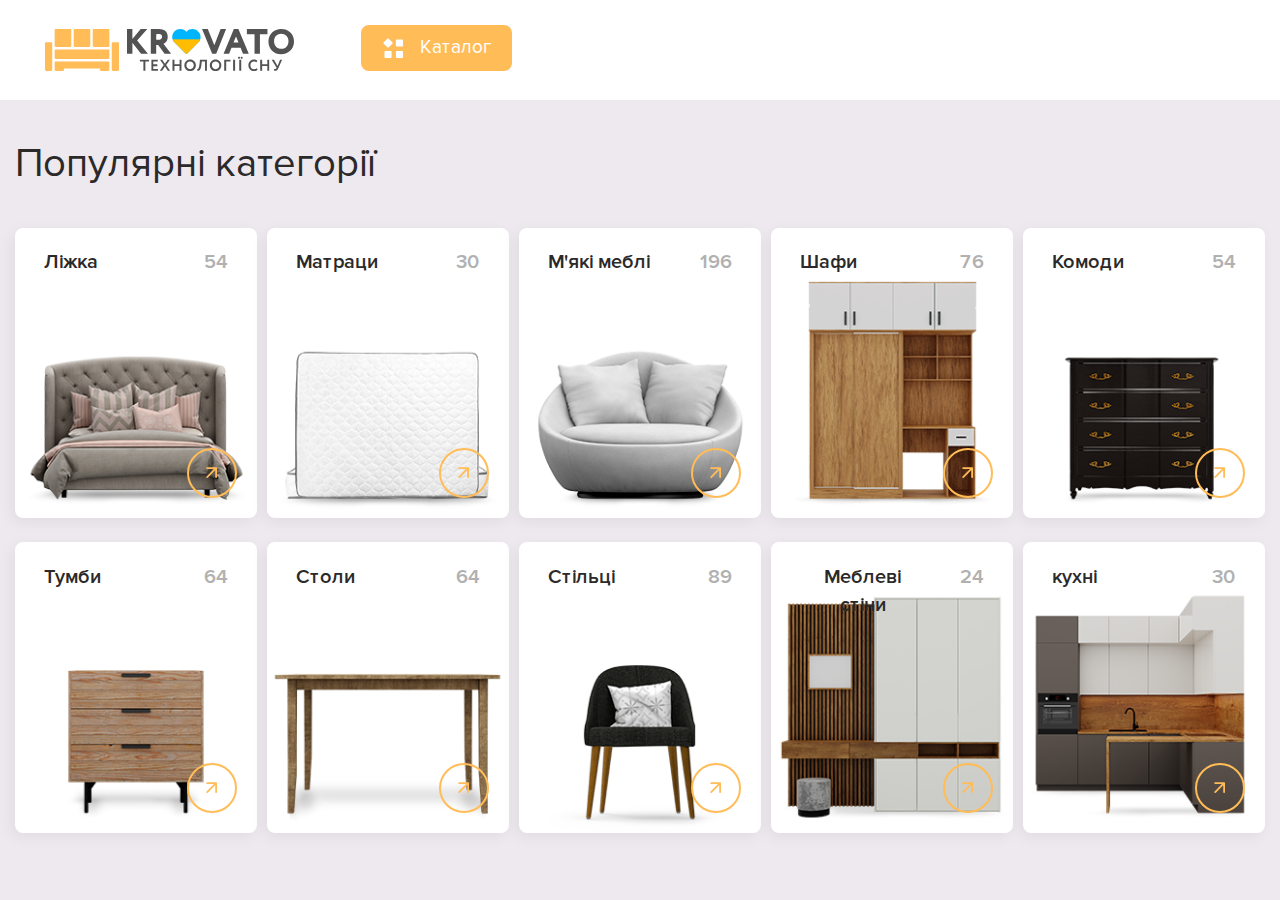
<file: lesson_10/index.html>
<!DOCTYPE html>
<html lang="uk">
<head>
    <meta charset="UTF-8">
    <meta name="viewport" content="width=device-width, initial-scale=1.0">
    <link rel="stylesheet" href="css/style.css">
    <title>Lesson 10</title>
</head>
<body>
    <div class="wrapper">
   <header class="header ">
    <div class="header-container">
        <div class="header-container__content">
            <a class="header-container__logo" href="">
                <img src="img/header/logo-header.svg" alt="Логотип магазину Кровато">
            </a>
            <div class="header-container__catalog catalog" id="catalog">
                <a class="catalog__button" href="#catalog">
                    <img src="img/header/menu-catalog.svg" alt="Кнопка каталогу товарів">
                    <span>Каталог</span>
                </a>
                <div class="catalog__menu">
                    <ul class="catalog__list">
                        <!--Ліжка-->
                        <li class="catalog__item">
                            <a class="catalog__icon" href="#">
                                <img src="img/menu/1.svg" alt="Іконка">
                                <span>Ліжка</span>
                            </a>
                                <ul class="catalog__sub-menu sub-menu">
                                    <li class="sub-menu__item">
                                        <a class="sub-menu__link" href="">Ліжка від Krovato</a>
                                    </li>
                                    <li class="sub-menu__item">
                                        <a class="sub-menu__link" href="">Ліжка з підйомним механізмом</a>
                                    </li>
                                    <li class="sub-menu__item">
                                        <a class="sub-menu__link" href="">Ліжка Акції</a>
                                    </li>
                                    <li class="sub-menu__item">
                                        <a class="sub-menu__link" href="">Ліжка з м'яким узголів'ям</a>
                                    </li>
                                    <li class="sub-menu__item">
                                        <a class="sub-menu__link" href="">Дерев'яні ліжка</a>
                                    </li>
                                    <li class="sub-menu__item">
                                        <a class="sub-menu__link" href="">Дитячі ліжка</a>
                                    </li>
                                    <li class="sub-menu__item">
                                        <a class="sub-menu__link" href="">Двоспальні ліжка</a>
                                    </li>
                                    <li class="sub-menu__item">
                                        <a class="sub-menu__link" href="">Односпальні ліжка</a>
                                    </li>
                                    <li class="sub-menu__item">
                                        <a class="sub-menu__link" href="">Металеві ліжка</a>
                                    </li>
                                    <li class="sub-menu__item">
                                        <a class="sub-menu__link" href="">Ліжка з вбудованим матрацом</a>
                                    </li>
                                    <li class="sub-menu__item">
                                        <a class="sub-menu__link" href="">Дивани - ліжка</a>
                                    </li>
                                </ul>
                            </li>
                            <!--Матраци-->
                            <li class="catalog__item">
                                <a class="catalog__icon" href="#">
                                    <img src="img/menu/2.svg" alt="Іконка">
                                    <span>Матраци</span>
                                </a>
                                <ul class="catalog__sub-menu sub-menu">
                                    <li class="sub-menu__item">
                                        <a class="sub-menu__link" href="">Односпальні матраци</a>
                                    </li>
                                    <li class="sub-menu__item">
                                        <a class="sub-menu__link" href="">Двоспальні матраци</a>
                                    </li>
                                    <li class="sub-menu__item">
                                        <a class="sub-menu__link" href="">Пружинний блок Bonnel</a>
                                    </li>
                                    <li class="sub-menu__item">
                                        <a class="sub-menu__link" href="">Пружинний блок Pocket Spring</a>
                                    </li>
                                    <li class="sub-menu__item">
                                        <a class="sub-menu__link" href="">Безпружинні матраци</a>
                                    </li>
                                    <li class="sub-menu__item">
                                        <a class="sub-menu__link" href="">Матраци з ефекторм літо - зима</a>
                                    </li>
                                    <li class="sub-menu__item">
                                        <a class="sub-menu__link" href="">Футони</a>
                                    </li>
                                    <li class="sub-menu__item">
                                        <a class="sub-menu__link" href="">Дитячі матраци</a>
                                    </li>
                                    <li class="sub-menu__item">
                                        <a class="sub-menu__link" href="">Матраци Економ</a>
                                    </li>
                                </ul>
                            </li>
                             <!--М’які меблі-->
                             <li class="catalog__item">
                                <a class="catalog__icon" href="#">
                                    <img src="img/menu/3.svg" alt="Іконка">
                                    <span>М’які меблі</span>
                                </a>
                                <ul class="catalog__sub-menu sub-menu">
                                    <li class="sub-menu__item">
                                        <a class="sub-menu__link" href="">Дивани</a>
                                    </li>
                                    <li class="sub-menu__item">
                                        <a class="sub-menu__link" href="">Тахти</a>
                                    </li>
                                    <li class="sub-menu__item">
                                        <a class="sub-menu__link" href="">Крісла</a>
                                    </li>
                                </ul>
                            </li>
                            <!--Шафи-->
                            <li class="catalog__item">
                                <a class="catalog__icon" href="#">
                                    <img src="img/menu/4.svg" alt="Іконка">
                                    <span>Шафи</span>
                                </a>
                                    <ul class="catalog__sub-menu sub-menu">
                                        <li class="sub-menu__item">
                                            <a class="sub-menu__link" href="">Шафи - купе</a>
                                        </li>
                                        <li class="sub-menu__item">
                                            <a class="sub-menu__link" href="">Акційні шафи</a>
                                        </li>
                                        <li class="sub-menu__item">
                                            <a class="sub-menu__link" href="">Класична шафа</a>
                                        </li>
                                        <li class="sub-menu__item">
                                            <a class="sub-menu__link" href="">Комоди</a>
                                        </li>
                                        <li class="sub-menu__item">
                                            <a class="sub-menu__link" href="">Шафа розпашна</a>
                                        </li>
                                    </ul>
                                </li>
                                <!--Комоди-->
                            <li class="catalog__item">
                                <a class="catalog__icon" href="#">
                                    <img src="img/menu/5.svg" alt="Іконка">
                                    <span>Комоди</span>
                                </a>
                                    <ul class="catalog__sub-menu sub-menu">
                                        <li class="sub-menu__item">
                                            <a class="sub-menu__link" href="">Комод в спальню</a>
                                        </li>
                                        <li class="sub-menu__item">
                                            <a class="sub-menu__link" href="">Комод для вітальні</a>
                                        </li>
                                        <li class="sub-menu__item">
                                            <a class="sub-menu__link" href="">Класичний комод</a>
                                        </li>
                                        <li class="sub-menu__item">
                                            <a class="sub-menu__link" href="">Комод із дзеркалом</a>
                                        </li>
                                        <li class="sub-menu__item">
                                            <a class="sub-menu__link" href="">Комод з надбудовою</a>
                                        </li>
                                    </ul>
                                </li>
                                  <!--Тумби-->
                                <li class="catalog__item">
                                    <a class="catalog__icon" href="#">
                                        <img src="img/menu/6.svg" alt="Іконка">
                                        <span>Тумби</span>
                                    </a>
                                        <ul class="catalog__sub-menu sub-menu">
                                            <li class="sub-menu__item">
                                                <a class="sub-menu__link" href="">Дерев'яні тумби</a>
                                            </li>
                                            <li class="sub-menu__item">
                                                <a class="sub-menu__link" href="">Металеві тумби</a>
                                            </li>
                                        </ul>
                                    </li>
                                     <!--Столи-->
                            <li class="catalog__item">
                                <a class="catalog__icon" href="#">
                                    <img src="img/menu/7.svg" alt="Іконка">
                                    <span>Столи</span>
                                </a>
                                    <ul class="catalog__sub-menu sub-menu">
                                        <li class="sub-menu__item">
                                            <a class="sub-menu__link" href="#">Дерев'яні столи</a>
                                        </li>
                                        <li class="sub-menu__item">
                                            <a class="sub-menu__link" href="#">Комп'ютерні столи</a>
                                        </li>
                                        <li class="sub-menu__item">
                                            <a class="sub-menu__link" href="#">Журнальні столи</a>
                                        </li>
                                        <li class="sub-menu__item">
                                            <a class="sub-menu__link" href="#">Обідні столи</a>
                                        </li>
                                        <li class="sub-menu__item">
                                            <a class="sub-menu__link" href="#">Розкладні столи</a>
                                        </li>
                                    </ul>
                                </li>
                                 <!--Стільці-->
                            <li class="catalog__item">
                                <a class="catalog__icon" href="#">
                                    <img src="img/menu/8.svg" alt="Іконка">
                                    <span>Стільці</span>
                                </a>
                                    <ul class="catalog__sub-menu sub-menu">
                                        <li class="sub-menu__item">
                                            <a class="sub-menu__link" href="#">Обідні стільці</a>
                                        </li>
                                        <li class="sub-menu__item">
                                            <a class="sub-menu__link" href="#">Табуретки</a>
                                        </li>
                                    </ul>
                                </li>
                                  <!--Меблеві стіни-->
                            <li class="catalog__item">
                                <a class="catalog__icon" href="#">
                                    <img src="img/menu/9.svg" alt="Іконка">
                                    <span>Меблеві стіни</span>
                                </a>
                                    <ul class="catalog__sub-menu sub-menu">
                                        <li class="sub-menu__item">
                                            <a class="sub-menu__link" href="#">Класична меблева стіна</a>
                                        </li>
                                        <li class="sub-menu__item">
                                            <a class="sub-menu__link" href="#">Міні меблева стіна</a>
                                        </li>
                                        <li class="sub-menu__item">
                                            <a class="sub-menu__link" href="#">Меблева стіна з шафою</a>
                                        </li>
                                        <li class="sub-menu__item">
                                            <a class="sub-menu__link" href="#">Меблева стіна під ТБ</a>
                                        </li>
                                    </ul>
                                </li>
                                <!--Кухні-->
                            <li class="catalog__item">
                                <a class="catalog__icon" href="#">
                                    <img src="img/menu/10.svg" alt="Іконка">
                                    <span>Кухні</span>
                                </a>
                                <ul class="catalog__sub-menu sub-menu">
                                    <li class="sub-menu__item">
                                        <a class="sub-menu__link" href="">Готові кухні</a>
                                    </li>
                                    <li class="sub-menu__item">
                                        <a class="sub-menu__link" href="">Кутові кухні</a>
                                    </li>
                                    <li class="sub-menu__item">
                                        <a class="sub-menu__link" href="">Вбудовані кухні</a>
                                    </li>
                                    <li class="sub-menu__item">
                                        <a class="sub-menu__link" href="">Модульні кухні</a>
                                    </li>
                                    <li class="sub-menu__item">
                                        <a class="sub-menu__link" href="">Кухні з барною стійкою</a>
                                    </li>
                                    <li class="sub-menu__item">
                                        <a class="sub-menu__link" href="">Кухні лофт</a>
                                    </li>
                                    <li class="sub-menu__item">
                                        <a class="sub-menu__link" href="">Кухні хай - тек</a>
                                    </li>
                                    <li class="sub-menu__item">
                                        <a class="sub-menu__link" href="">Кухні модерн</a>
                                    </li>
                                </ul>
                            </li>
                        </ul>
                </div>
            </div>
        </div>
    </div>
   </header>
   <!-------------------------------------------------------ПЕРШИЙ БЛОК---------------------------------------------------------------->
   <main class="main">
    <div class="main-popular popular">
        <div class="popular__container">
          <h2 class="popular__title">Популярні категорії</h2>
          <div class="popular__items">
            <div class="popular__item">
              <div class="popular__content">
                <a class="popular__item-link" href="#">
                  <h3 class="popular__item-title">Ліжка</h3>
                  <span class="popular__item-number">54</span>
                  <img src="img/popular/01.png" alt="Ліжка">
                </a>
                <a class="popular__item-arrow" href="#">
                  <img src="img/popular/arrow.svg" alt="Стрілка">
                </a>
              </div>
            </div>
            <div class="popular__item">
              <div class="popular__content">
                <a class="popular__item-link" href="#">
                  <h3 class="popular__item-title">Матраци</h3>
                  <span class="popular__item-number">30</span>
                  <img src="img/popular/02.png" alt="Матраци">
                </a>
                <a class="popular__item-arrow" href="#">
                  <img src="img/popular/arrow.svg" alt="Стрілка">
                </a>
              </div>
            </div>
            <div class="popular__item">
              <div class="popular__content">
                <a class="popular__item-link" href="#">
                  <h3 class="popular__item-title">М'які меблі</h3>
                  <span class="popular__item-number">196</span>
                  <img src="img/popular/03.png" alt="М'які меблі">
                </a>
                <a class="popular__item-arrow" href="#">
                  <img src="img/popular/arrow.svg" alt="Стрілка">
                </a>
              </div>
            </div>
            <div class="popular__item">
              <div class="popular__content">
                <a class="popular__item-link" href="#">
                  <h3 class="popular__item-title">Шафи</h3>
                  <span class="popular__item-number">76</span>
                  <img src="img/popular/04.png" alt="Шафи">
                </a>
                <a class="popular__item-arrow" href="#">
                  <img src="img/popular/arrow.svg" alt="Стрілка">
                </a>
              </div>
            </div>
            <div class="popular__item">
              <div class="popular__content">
                <a class="popular__item-link" href="#">
                  <h3 class="popular__item-title">Комоди</h3>
                  <span class="popular__item-number">54</span>
                  <img src="img/popular/05.png" alt="Комоди">
                </a>
                <a class="popular__item-arrow" href="#">
                  <img src="img/popular/arrow.svg" alt="Стрілка">
                </a>
              </div>
            </div>
            <div class="popular__item">
                <div class="popular__content">
                  <a class="popular__item-link" href="#">
                    <h3 class="popular__item-title">Тумби</h3>
                    <span class="popular__item-number">64</span>
                    <img src="img/popular/06.png" alt="Тумби">
                  </a>
                  <a class="popular__item-arrow" href="#">
                    <img src="img/popular/arrow.svg" alt="Стрілка">
                  </a>
                </div>
              </div>
              <div class="popular__item">
                <div class="popular__content">
                  <a class="popular__item-link" href="#">
                    <h3 class="popular__item-title">Столи</h3>
                    <span class="popular__item-number">64</span>
                    <img src="img/popular/07.png" alt="Столи">
                  </a>
                  <a class="popular__item-arrow" href="#">
                    <img src="img/popular/arrow.svg" alt="Стрілка">
                  </a>
                </div>
              </div>
              <div class="popular__item">
                <div class="popular__content">
                  <a class="popular__item-link" href="#">
                    <h3 class="popular__item-title">Стільці</h3>
                    <span class="popular__item-number">89</span>
                    <img src="img/popular/08.png" alt="Стільці">
                  </a>
                  <a class="popular__item-arrow" href="#">
                    <img src="img/popular/arrow.svg" alt="Стрілка">
                  </a>
                </div>
              </div>
              <div class="popular__item">
                <div class="popular__content">
                  <a class="popular__item-link" href="#">
                    <h3 class="popular__item-title">Меблеві стіни</h3>
                    <span class="popular__item-number">24</span>
                    <img src="img/popular/09.png" alt="Меблеві стіни">
                  </a>
                  <a class="popular__item-arrow" href="#">
                    <img src="img/popular/arrow.svg" alt="Стрілка">
                  </a>
                </div>
              </div>
              <div class="popular__item">
                <div class="popular__content">
                  <a class="popular__item-link" href="#">
                    <h3 class="popular__item-title">кухні</h3>
                    <span class="popular__item-number">30</span>
                    <img src="img/popular/10.png" alt="Кухні">
                  </a>
                  <a class="popular__item-arrow" href="#">
                    <img src="img/popular/arrow.svg" alt="Стрілка">
                  </a>
                </div>
              </div>
            </div>
        </div>
    </div>
</main>
<footer></footer>
</div>
</body>
</html>
</file>
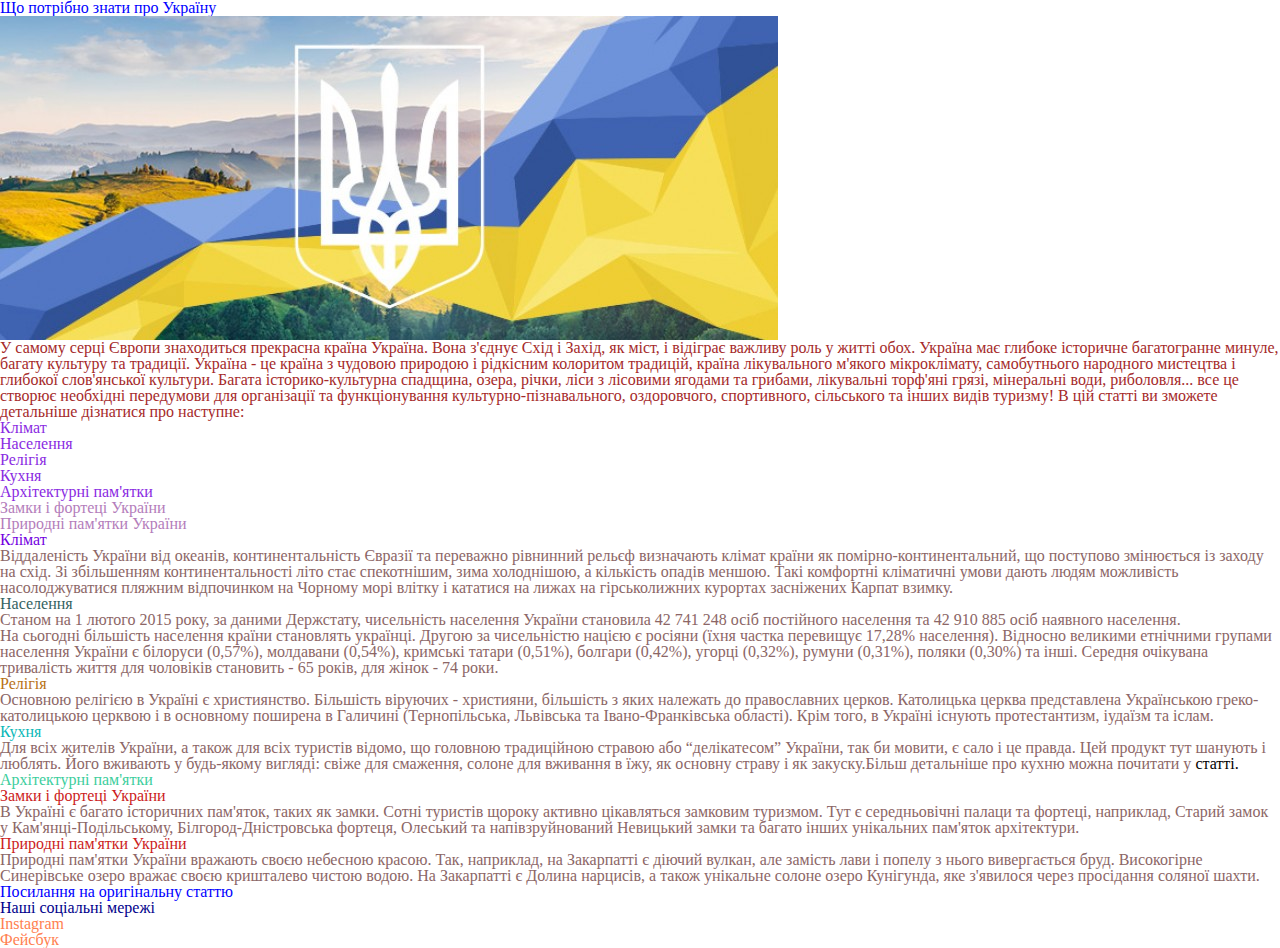
<file: lesson_3/index.html>
<!DOCTYPE html>
<html lang="uk">
<head>
    <meta charset="UTF-8">
    <meta name="viewport" content="width=device-width, initial-scale=1.0">
    <link rel="stylesheet" href="css/style.css">
    <title>Lesson 3</title>
</head>
<body>
    <div class="wrapper">
        <header id="header">
        <h1 class="title">Що потрібно знати про Україну</h1>
    <div class="header__image">
        <img src="img/hNWiwmsZEbA5tomZMXIKGBCD9z4bh7o8wrgrzu72-778w.jpeg" alt="мальовниче фото українського герба з прапором">
    </div>
        <p style="color: brown;">У самому серці Європи знаходиться прекрасна країна Україна. Вона з'єднує Схід і Захід, як міст, і відіграє важливу роль у житті обох. Україна має глибоке історичне багатогранне минуле, багату культуру та традиції.

            Україна - це країна з чудовою природою і рідкісним колоритом традицій, країна лікувального м'якого мікроклімату, самобутнього народного мистецтва і глибокої слов'янської культури.
            
            Багата історико-культурна спадщина, озера, річки, ліси з лісовими ягодами та грибами, лікувальні торф'яні грязі, мінеральні води, риболовля... все це створює необхідні передумови для організації та функціонування культурно-пізнавального, оздоровчого, спортивного, сільського та інших видів туризму! В цій статті ви зможете детальніше дізнатися про наступне: 
        </p>
        <ul class="header__list">
            <li class="list__item">
                <a href="#climate">Клімат</a>
            </li>
            <li class="list__item">
                <a href="#population">Населення</a>
            </li>
            <li class="list__item">
                <a href="#religion">Релігія</a>
            </li>
            <li class="list__item">
                <a href="#kitchen">Кухня</a>
            </li>
            <li class="list__item">
                <a href="#attractions">Архітектурні пам'ятки</a>
                <ol class="other__list">
                    <li class="pink-text">
                        <a href="#castles">Замки і фортеці України</a>
                    </li>
                    <li class="pink-text">
                        <a href="#natural">Природні пам'ятки України</a>
                    </li>
                </ol>
            </li>
        </ul>
    </header>
    <main>
        <div>
            <h2 id="climate">Клімат</h2>
            <p>
                Віддаленість України від океанів, континентальність Євразії та переважно рівнинний рельєф визначають клімат країни як помірно-континентальний, що поступово змінюється із заходу на схід. Зі збільшенням континентальності літо стає спекотнішим, зима холоднішою, а кількість опадів меншою. Такі комфортні кліматичні умови дають людям можливість насолоджуватися пляжним відпочинком на Чорному морі влітку і кататися на лижах на гірськолижних курортах засніжених Карпат взимку.
            </p>
        </div>
        <div>
            <h2 id="population">Населення</h2>
            <p>
                Станом на 1 лютого 2015 року, за даними Держстату, чисельність населення України становила 42 741 248 осіб постійного населення та 42 910 885 осіб наявного населення. <br> На сьогодні більшість населення країни становлять українці. Другою за чисельністю нацією є росіяни (їхня частка перевищує 17,28% населення). Відносно великими етнічними групами населення України є білоруси (0,57%), молдавани (0,54%), кримські татари (0,51%), болгари (0,42%), угорці (0,32%), румуни (0,31%), поляки (0,30%) та інші. Середня очікувана тривалість життя для чоловіків становить - 65 років, для жінок - 74 роки.
            </p>
        </div>
        <div>
            <h2 id="religion">Релігія</h2>
            <p>
                Основною релігією в Україні є християнство. Більшість віруючих - християни, більшість з яких належать до православних церков. Католицька церква представлена Українською греко-католицькою церквою і в основному поширена в Галичині (Тернопільська, Львівська та Івано-Франківська області). Крім того, в Україні існують протестантизм, іудаїзм та іслам.
            </p>
        </div>
        <div>
            <h2 id="kitchen">Кухня</h2>
            <p class="about__kitchen">
                Для всіх жителів України, а також для всіх туристів відомо, що головною традиційною стравою або “делікатесом” України, так би мовити, є сало і це правда. Цей продукт тут шанують і люблять. Його вживають у будь-якому вигляді: свіже для смаження, солоне для вживання в їжу, як основну страву і як закуску.Більш детальніше про кухню можна почитати у 
                <a target="_blank" href="https://klopotenko.com/cuisine/ukrayinska/">статті.</a>  
            </p>
        </div>
        <div>
            <h2 id="attractions">Архітектурні пам'ятки</h2>
            <h4 id="castles">Замки і фортеці України</h4>
            <p>В Україні є багато історичних пам'яток, таких як замки. Сотні туристів щороку активно цікавляться замковим туризмом. Тут є середньовічні палаци та фортеці, наприклад, Старий замок у Кам'янці-Подільському, Білгород-Дністровська фортеця, Олеський та напівзруйнований Невицький замки та багато інших унікальних пам'яток архітектури.</p>
            <h4 id="natural">Природні пам'ятки України</h4>
            <p>Природні пам'ятки України вражають своєю небесною красою. Так, наприклад, на Закарпатті є діючий вулкан, але замість лави і попелу з нього вивергається бруд. Високогірне Синерівське озеро вражає своєю кришталево чистою водою. На Закарпатті є Долина нарцисів, а також унікальне солоне озеро Кунігунда, яке з'явилося через просідання соляної шахти.</p>
        </div>
    </main>
    <footer>
        <div class="title">
            <a href="https://uamedtours.com.ua/blog/article/pro-ukrayinu" target="_blank">Посилання на оригінальну статтю</a>
        </div>
            <div class="social-links">Наші соціальні мережі</div>
            <ul class="footer_links">
                <li class="footer__list list">
                    <a target="_blank" title="Посилання на інстаграм" href="https://www.instagram.com/p/CToXj66qyZRu95GnDjK_g0fxGgtpG4uoCt4-X00/">Instagram</a>
                </li>
                <li class="footer__list list">
                    <a target="_blank" title="Посилання на фейсбук" href="https://uk-ua.facebook.com/">Фейсбук</a>
                </li>
            </ul>
    </footer>
</div>
    
</body>
</html>
</file>
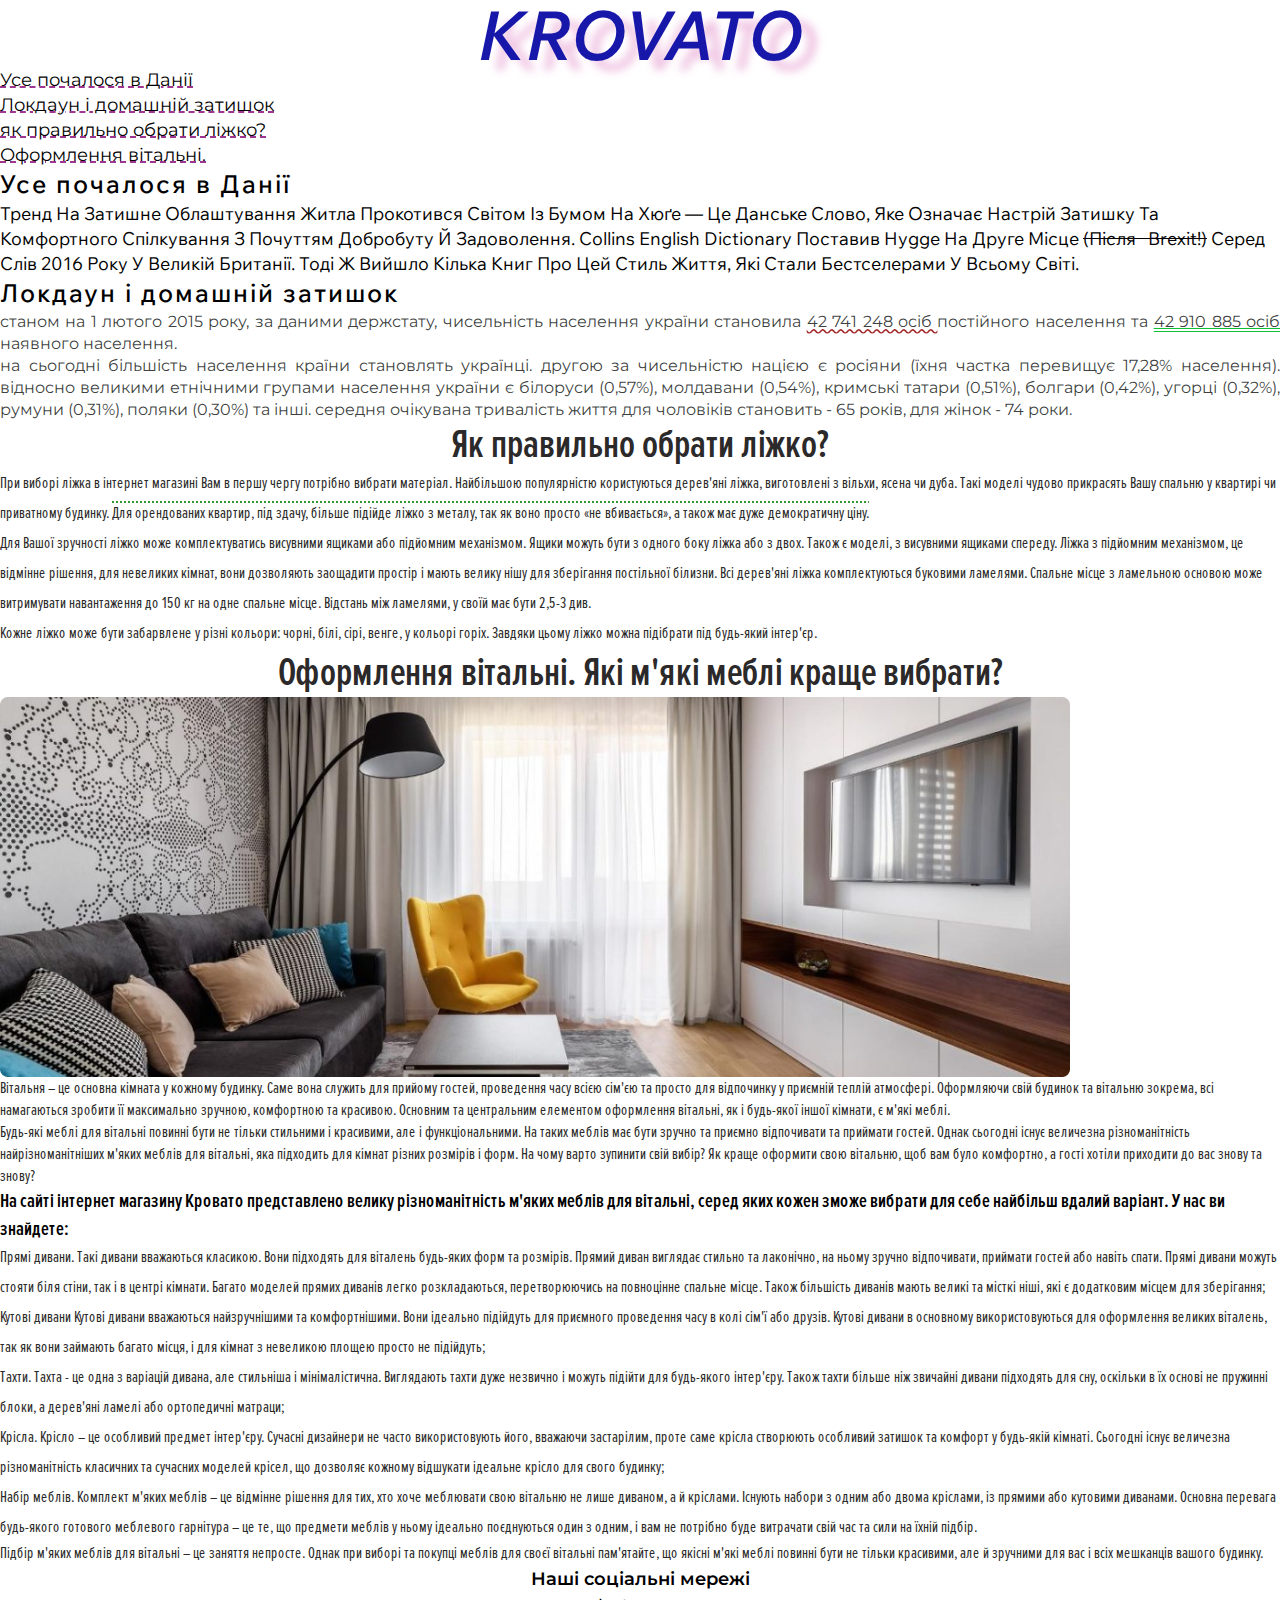
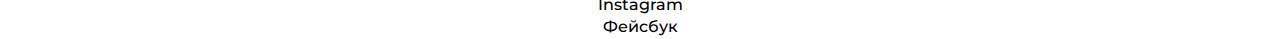
<file: lesson_4/index.html>
<!DOCTYPE html>
<html lang="uk">
<head>
    <meta charset="UTF-8">
    <meta name="viewport" content="width=device-width, initial-scale=1.0">
    <link rel="stylesheet" href="css/style.css">
    <title>Lesson 4</title>
</head>
<body>
    <div class="wrapper">
      <header>
        <h1 class="title">Krovato</h1>
        <ul class="header__list">
            <li class="list__item">
                <a href="#start">Усе почалося в Данії</a>
            </li>
            <li class="list__item">
                <a href="#cozy">Локдаун і домашній затишок</a>
            </li>
            <li class="list__item">
                <a href="#bed">як правильно обрати ліжко?</a>
            </li>
            <li class="list__item">
                <a href="#room">Оформлення вітальні.</a>
            </li>
        </ul>
    </header>
   <main>
    <div>
    <h2 id="start">Усе почалося в Данії</h2>
    <p class="start__text">
        Тренд на затишне облаштування житла прокотився світом із бумом на хюґе — це данське слово, яке означає настрій затишку та комфортного спілкування з почуттям добробуту й задоволення. Collins English Dictionary поставив hygge на друге місце <span class="cross-out">(після Brexit!)</span> серед слів 2016 року у Великій Британії. Тоді ж вийшло кілька книг про цей стиль життя, які стали бестселерами у всьому світі.
    </p>
</div>
<div>
    <h2 id="cozy">Локдаун і домашній затишок</h2>
    <p class="cozy__text">
        Станом на 1 лютого 2015 року, за даними Держстату, чисельність населення України становила <span class="line-wavy">42 741 248 осіб </span>постійного населення та <span class="line-double">42 910 885 осіб</span> наявного населення. <br> На сьогодні більшість населення країни становлять українці. Другою за чисельністю нацією є росіяни (їхня частка перевищує 17,28% населення). Відносно великими етнічними групами населення України є білоруси (0,57%), молдавани (0,54%), кримські татари (0,51%), болгари (0,42%), угорці (0,32%), румуни (0,31%), поляки (0,30%) та інші. Середня очікувана тривалість життя для чоловіків становить - 65 років, для жінок - 74 роки.
    </p>
</div>
<h2 id="bed">Як правильно обрати ліжко?</h2>
<p class="choose__text">
    При виборі ліжка в інтернет магазині Вам в першу чергу потрібно вибрати матеріал. Найбільшою популярністю користуються дерев'яні ліжка, виготовлені з вільхи, ясена чи дуба. Такі моделі чудово прикрасять Вашу спальню у квартирі чи приватному будинку. <span class="overline">Для орендованих квартир, під здачу, більше підійде ліжко з металу, так як воно просто «не вбивається», а також має дуже демократичну ціну.</span>
</p>
    <p class="choose__text">
        Для Вашої зручності ліжко може комплектуватись висувними ящиками або підйомним механізмом. Ящики можуть бути з одного боку ліжка або з двох. Також є моделі, з висувними ящиками спереду. Ліжка з підйомним механізмом, це відмінне рішення, для невеликих кімнат, вони дозволяють заощадити простір і мають велику нішу для зберігання постільної білизни. Всі дерев'яні ліжка комплектуються буковими ламелями. Спальне місце з ламельною основою може витримувати навантаження до 150 кг на одне спальне місце. Відстань між ламелями, у своїй має бути 2,5-3 див. <br> Кожне ліжко може бути забарвлене у різні кольори: чорні, білі, сірі, венге, у кольорі горіх. Завдяки цьому ліжко можна підібрати під будь-який інтер'єр.
    </p>
<h2 id="room">Оформлення вітальні. Які м'які меблі краще вибрати?</h2>
<img class="room__image" src="img/img1.png" alt="Красиве оформлення вітальні">
<p class="room__text">
    Вітальня – це основна кімната у кожному будинку. Саме вона служить для прийому гостей, проведення часу всією сім'єю та просто для відпочинку у приємній теплій атмосфері. Оформляючи свій будинок та вітальню зокрема, всі намагаються зробити її максимально зручною, комфортною та красивою. Основним та центральним елементом оформлення вітальні, як і будь-якої іншої кімнати, є м'які меблі.
</p>
<p class="room__text">
    Будь-які меблі для вітальні повинні бути не тільки стильними і красивими, але і функціональними. На таких меблів має бути зручно та приємно відпочивати та приймати гостей. Однак сьогодні існує величезна різноманітність найрізноманітніших м'яких меблів для вітальні, яка підходить для кімнат різних розмірів і форм. На чому варто зупинити свій вибір? Як краще оформити свою вітальню, щоб вам було комфортно, а гості хотіли приходити до вас знову та знову?
</p>
<div>
    <h3 class="room__subtitle">На сайті інтернет магазину Кровато представлено велику різноманітність м'яких меблів для вітальні, серед яких кожен зможе вибрати для себе найбільш вдалий варіант. У нас ви знайдете:</h3>
    <ul class="room__list"> 
        <li class="room__item">
            Прямі дивани. Такі дивани вважаються класикою. Вони підходять для віталень будь-яких форм та розмірів. Прямий диван виглядає стильно та лаконічно, на ньому зручно відпочивати, приймати гостей або навіть спати. Прямі дивани можуть стояти біля стіни, так і в центрі кімнати. Багато моделей прямих диванів легко розкладаються, перетворюючись на повноцінне спальне місце. Також більшість диванів мають великі та місткі ніші, які є додатковим місцем для зберігання;</li>
        <li class="room__item">
            Кутові дивани Кутові дивани вважаються найзручнішими та комфортнішими. Вони ідеально підійдуть для приємного проведення часу в колі сім'ї або друзів. Кутові дивани в основному використовуються для оформлення великих віталень, так як вони займають багато місця, і для кімнат з невеликою площею просто не підійдуть;
        </li>
        <li class="room__item">
            Тахти. Тахта - це одна з варіацій дивана, але стильніша і мінімалістична. Виглядають тахти дуже незвично і можуть підійти для будь-якого інтер'єру. Також тахти більше ніж звичайні дивани підходять для сну, оскільки в їх основі не пружинні блоки, а дерев'яні ламелі або ортопедичні матраци;
        </li>
        <li class="room__item">
            Крісла. Крісло – це особливий предмет інтер'єру. Сучасні дизайнери не часто використовують його, вважаючи застарілим, проте саме крісла створюють особливий затишок та комфорт у будь-якій кімнаті. Сьогодні існує величезна різноманітність класичних та сучасних моделей крісел, що дозволяє кожному відшукати ідеальне крісло для свого будинку;</li>
        <li class="room__item">
            Набір меблів. Комплект м'яких меблів – це відмінне рішення для тих, хто хоче меблювати свою вітальню не лише диваном, а й кріслами. Існують набори з одним або двома кріслами, із прямими або кутовими диванами. Основна перевага будь-якого готового меблевого гарнітура – це те, що предмети меблів у ньому ідеально поєднуються один з одним, і вам не потрібно буде витрачати свій час та сили на їхній підбір.
        </li>
    </ul>
    <p class="room__text">
        Підбір м'яких меблів для вітальні – це заняття непросте. Однак при виборі та покупці меблів для своєї вітальні пам'ятайте, що якісні м'які меблі повинні бути не тільки красивими, але й зручними для вас і всіх мешканців вашого будинку.
    </p>
</div>
</main>
<footer>
    <div class="social-links">Наші соціальні мережі</div>
            <ul class="footer_links">
                <li class="footer__list">
                    <a target="_blank" title="Посилання на інстаграм" href="https://www.instagram.com/p/CToXj66qyZRu95GnDjK_g0fxGgtpG4uoCt4-X00/">Instagram</a>
                </li>
                <li class="footer__list">
                    <a target="_blank" title="Посилання на фейсбук" href="https://uk-ua.facebook.com/">Фейсбук</a>
                </li>
            </ul>
    </footer>
</div>
</body>
</html>
</file>
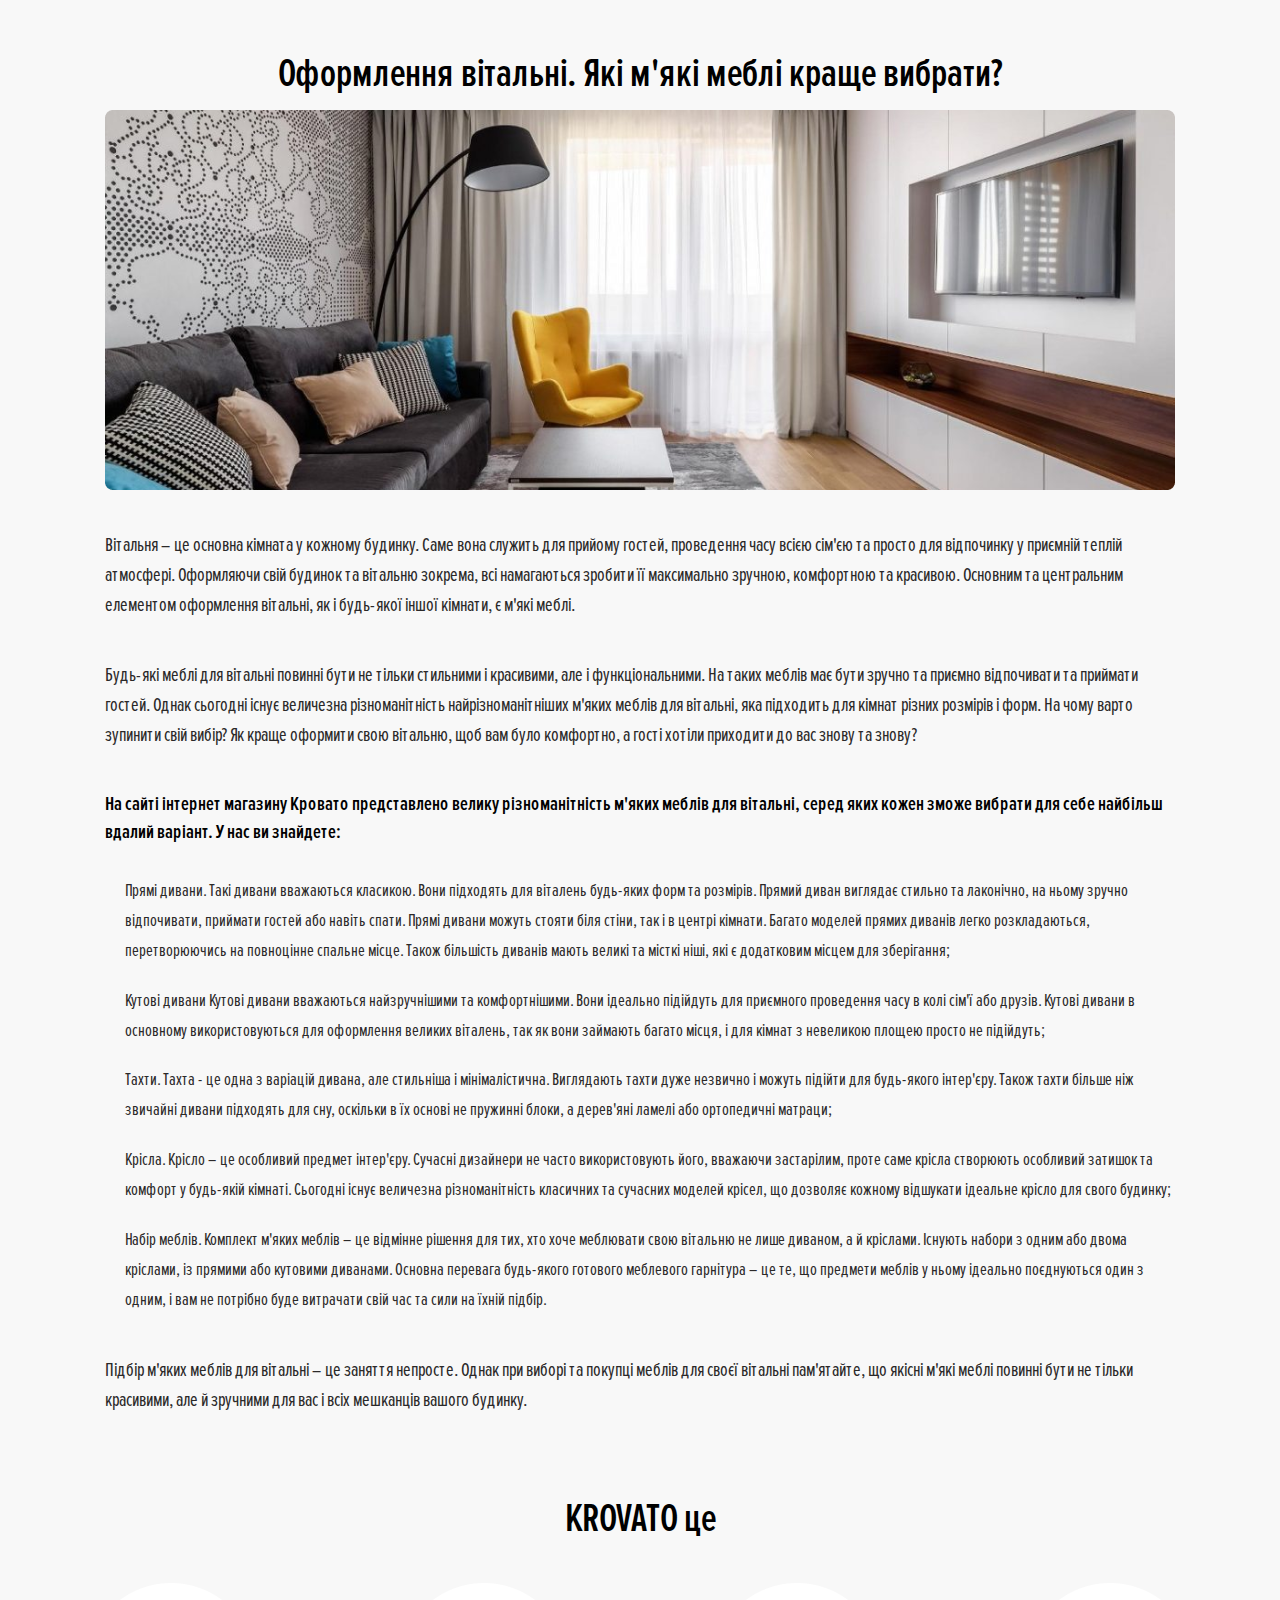
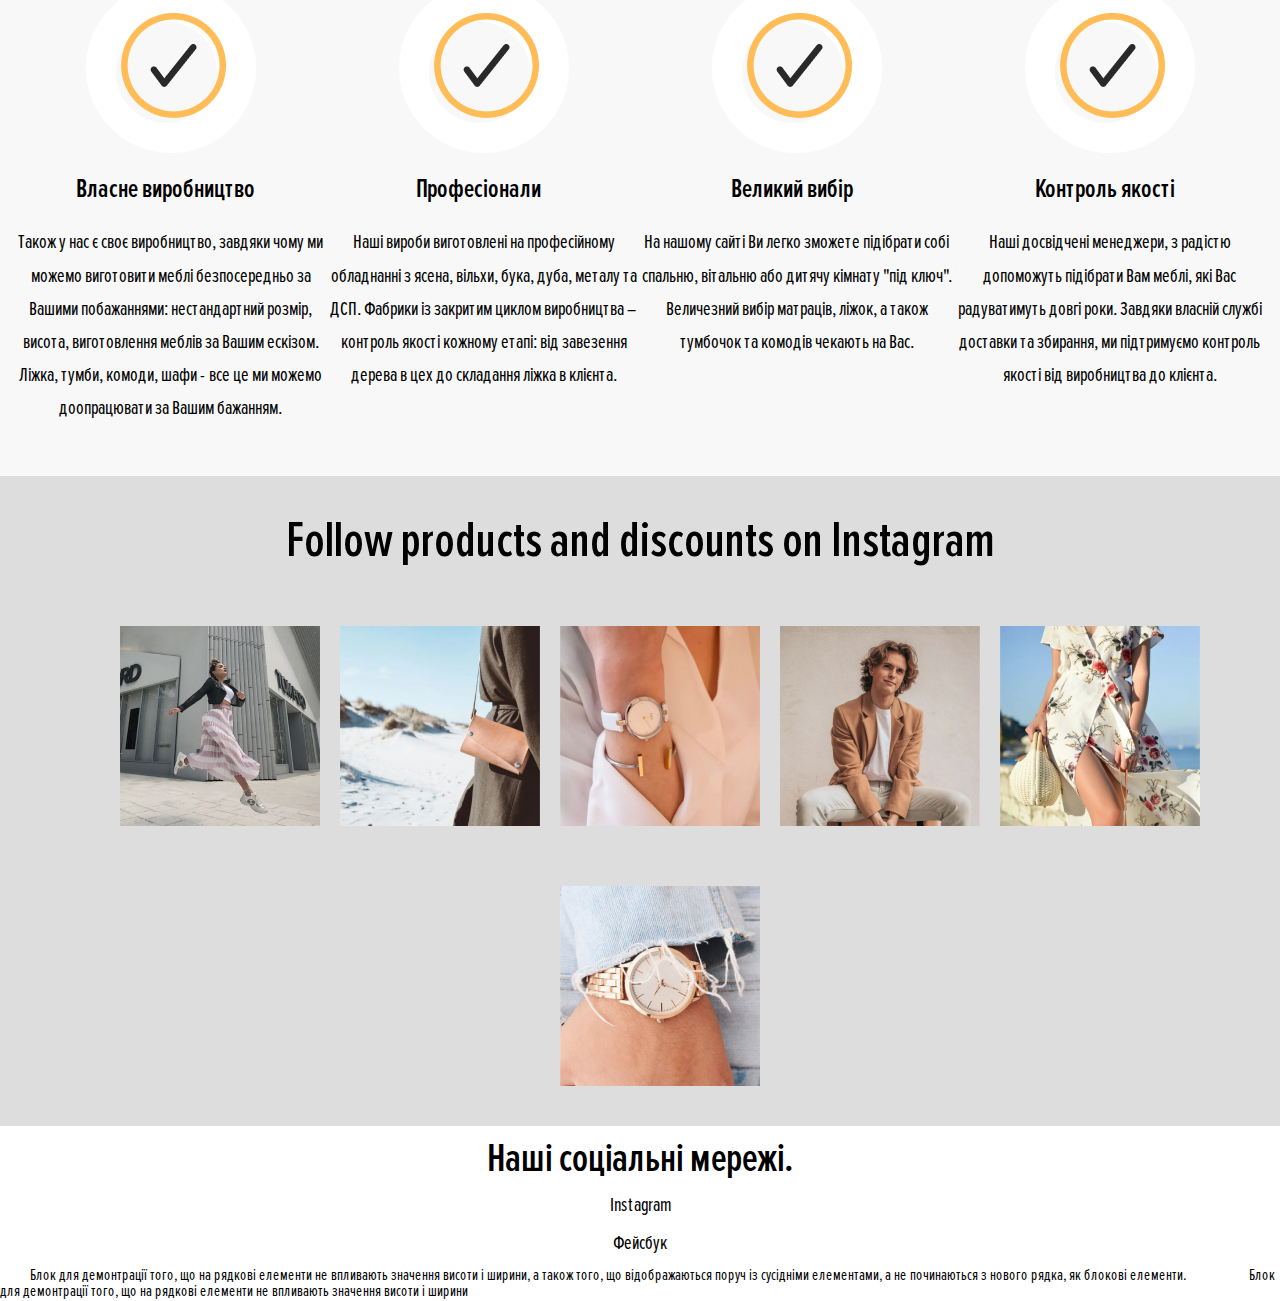
<file: lesson_5/index.html>
<!DOCTYPE html>
<html lang="uk">
<head>
    <meta charset="UTF-8">
    <meta name="viewport" content="width=device-width, initial-scale=1.0">
    <link rel="stylesheet" href="css/style.css">
    <title>Lesson 5</title>
</head>
<body>
    <div class="wrapper">
        <main>
            <div class="container">
            <div class="first__block">
            <h2 class="room__title">Оформлення вітальні. Які м'які меблі краще вибрати?</h2>
<img class="room__image" src="img/room/img1.png" alt="Красиве оформлення вітальні">
<p class="room__text">
    Вітальня – це основна кімната у кожному будинку. Саме вона служить для прийому гостей, проведення часу всією сім'єю та просто для відпочинку у приємній теплій атмосфері. Оформляючи свій будинок та вітальню зокрема, всі намагаються зробити її максимально зручною, комфортною та красивою. Основним та центральним елементом оформлення вітальні, як і будь-якої іншої кімнати, є м'які меблі.
</p>
<p class="room__text">
    Будь-які меблі для вітальні повинні бути не тільки стильними і красивими, але і функціональними. На таких меблів має бути зручно та приємно відпочивати та приймати гостей. Однак сьогодні існує величезна різноманітність найрізноманітніших м'яких меблів для вітальні, яка підходить для кімнат різних розмірів і форм. На чому варто зупинити свій вибір? Як краще оформити свою вітальню, щоб вам було комфортно, а гості хотіли приходити до вас знову та знову?
</p>
<div>
    <h3 class="room__subtitle">На сайті інтернет магазину Кровато представлено велику різноманітність м'яких меблів для вітальні, серед яких кожен зможе вибрати для себе найбільш вдалий варіант. У нас ви знайдете:</h3>
    <ul class="room__list"> 
        <li class="room__item">
            Прямі дивани. Такі дивани вважаються класикою. Вони підходять для віталень будь-яких форм та розмірів. Прямий диван виглядає стильно та лаконічно, на ньому зручно відпочивати, приймати гостей або навіть спати. Прямі дивани можуть стояти біля стіни, так і в центрі кімнати. Багато моделей прямих диванів легко розкладаються, перетворюючись на повноцінне спальне місце. Також більшість диванів мають великі та місткі ніші, які є додатковим місцем для зберігання;</li>
        <li class="room__item">
            Кутові дивани Кутові дивани вважаються найзручнішими та комфортнішими. Вони ідеально підійдуть для приємного проведення часу в колі сім'ї або друзів. Кутові дивани в основному використовуються для оформлення великих віталень, так як вони займають багато місця, і для кімнат з невеликою площею просто не підійдуть;
        </li>
        <li class="room__item">
            Тахти. Тахта - це одна з варіацій дивана, але стильніша і мінімалістична. Виглядають тахти дуже незвично і можуть підійти для будь-якого інтер'єру. Також тахти більше ніж звичайні дивани підходять для сну, оскільки в їх основі не пружинні блоки, а дерев'яні ламелі або ортопедичні матраци;
        </li>
        <li class="room__item">
            Крісла. Крісло – це особливий предмет інтер'єру. Сучасні дизайнери не часто використовують його, вважаючи застарілим, проте саме крісла створюють особливий затишок та комфорт у будь-якій кімнаті. Сьогодні існує величезна різноманітність класичних та сучасних моделей крісел, що дозволяє кожному відшукати ідеальне крісло для свого будинку;</li>
        <li class="room__item">
            Набір меблів. Комплект м'яких меблів – це відмінне рішення для тих, хто хоче меблювати свою вітальню не лише диваном, а й кріслами. Існують набори з одним або двома кріслами, із прямими або кутовими диванами. Основна перевага будь-якого готового меблевого гарнітура – це те, що предмети меблів у ньому ідеально поєднуються один з одним, і вам не потрібно буде витрачати свій час та сили на їхній підбір.
        </li>
    </ul>
    <p class="room__text">
        Підбір м'яких меблів для вітальні – це заняття непросте. Однак при виборі та покупці меблів для своєї вітальні пам'ятайте, що якісні м'які меблі повинні бути не тільки красивими, але й зручними для вас і всіх мешканців вашого будинку.
    </p>
</div>
</div>
</div>
<div class="container__krovato">
<div class="krovato">
    <h2 class="krovato__title">KROVATO це</h2>
    <div class="krovato__container">
        <div class="item">
            <div class="item__content">
                <img src="img/krovato/img1.png" alt="Позначення">
                <h3 class="item__title">Власне виробництво</h3>
                <p class="item__text">Також у нас є своє виробництво, завдяки чому ми можемо виготовити меблі безпосередньо за Вашими побажаннями: нестандартний розмір, висота, виготовлення меблів за Вашим ескізом. Ліжка, тумби, комоди, шафи - все це ми можемо доопрацювати за Вашим бажанням.
                </p>
            </div>
        </div>
        <div class="item">
            <div class="item__content">
                <img src="img/krovato/img1.png" alt="Позначення">
                <h3 class="item__title">Професіонали</h3>
                <p class="item__text">
                    Наші вироби виготовлені на професійному обладнанні з ясена, вільхи, бука, дуба, металу та ДСП. Фабрики із закритим циклом виробництва – контроль якості кожному етапі: від завезення дерева в цех до складання ліжка в клієнта.
                </p>
            </div>
        </div>
        <div class="item">
            <div class="item__content">
                <img src="img/krovato/img1.png" alt="Позначення">
                <h3 class="item__title">Великий вибір</h3>
                <p class="item__text">
                    На нашому сайті Ви легко зможете підібрати собі спальню, вітальню або дитячу кімнату "під ключ". Величезний вибір матраців, ліжок, а також тумбочок та комодів чекають на Вас.
                </p> 
            </div>
        </div>
        <div class="item">
            <div class="item__content">
                <img src="img/krovato/img1.png" alt="Позначення">
                <h3 class="item__title">Контроль якості</h3>
                <p class="item__text">
                    Наші досвідчені менеджери, з радістю допоможуть підібрати Вам меблі, які Вас радуватимуть довгі роки.
                    Завдяки власній службі доставки та збирання, ми підтримуємо контроль якості від виробництва до клієнта.
                </p>
            </div>
        </div>
    </div>
</div>
</div>
<div class="container__follow">
    <div class="follow">
        <h2 class="follow__title">Follow products and discounts on Instagram</h2>
        <div class="follow__container">
            <div class="items">
                <div class="item__follow">
                    <img src="img/follow/image-product-12.png" alt="Красива стильна дівчина в стрибку">
                </div>
            </div>
            <div class="items">
                <div class="item__follow">
                    <img src="img/follow/2.png" alt="Стильна сумочка коричневого кольору">
                </div>
            </div>
            <div class="items">
                <div class="item__follow">
                    <img src="img/follow/3.png" alt="Стильний годинник на руці у дівчини">
                </div>
            </div>
            <div class="items">
                <div class="item__follow">
                    <img src="img/follow/4.png" alt="Красивий хлопець модельної зовнішності позує для фото">
                </div>
            </div>
            <div class="items">
                <div class="item__follow">
                    <img src="img/follow/5.png" alt="Красива сукня з квітковим принтом на дівчині">
                </div>
            </div>
            <div class="items">
                <div class="item__follow">
                    <img src="img/follow/6.png" alt="Стильний годинник на руці">
                </div>
            </div>
        </div>
    </div>
    </div>
        </main>
        <footer>
            <div class="social-links">Наші соціальні мережі.</div>
                    <ul class="footer_links">
                        <li class="footer__list">
                            <a target="_blank" title="Посилання на інстаграм" href="https://www.instagram.com/lera_shimanska/">Instagram</a>
                        </li>
                        <li class="footer__list">
                            <a target="_blank" title="Посилання на фейсбук" href="https://uk-ua.facebook.com/">Фейсбук</a>
                        </li>
                    </ul>
                    <span class="inline">Блок для демонтрації того, що на рядкові елементи не впливають значення висоти і ширини, а також того, що відображаються поруч із сусідніми елементами, а не починаються з нового рядка, як блокові елементи. </span>
                    <span class="inline">Блок для демонтрації того, що на рядкові елементи не впливають значення висоти і ширини </span>
            </footer>
        </div>
</body>
</html>
</file>
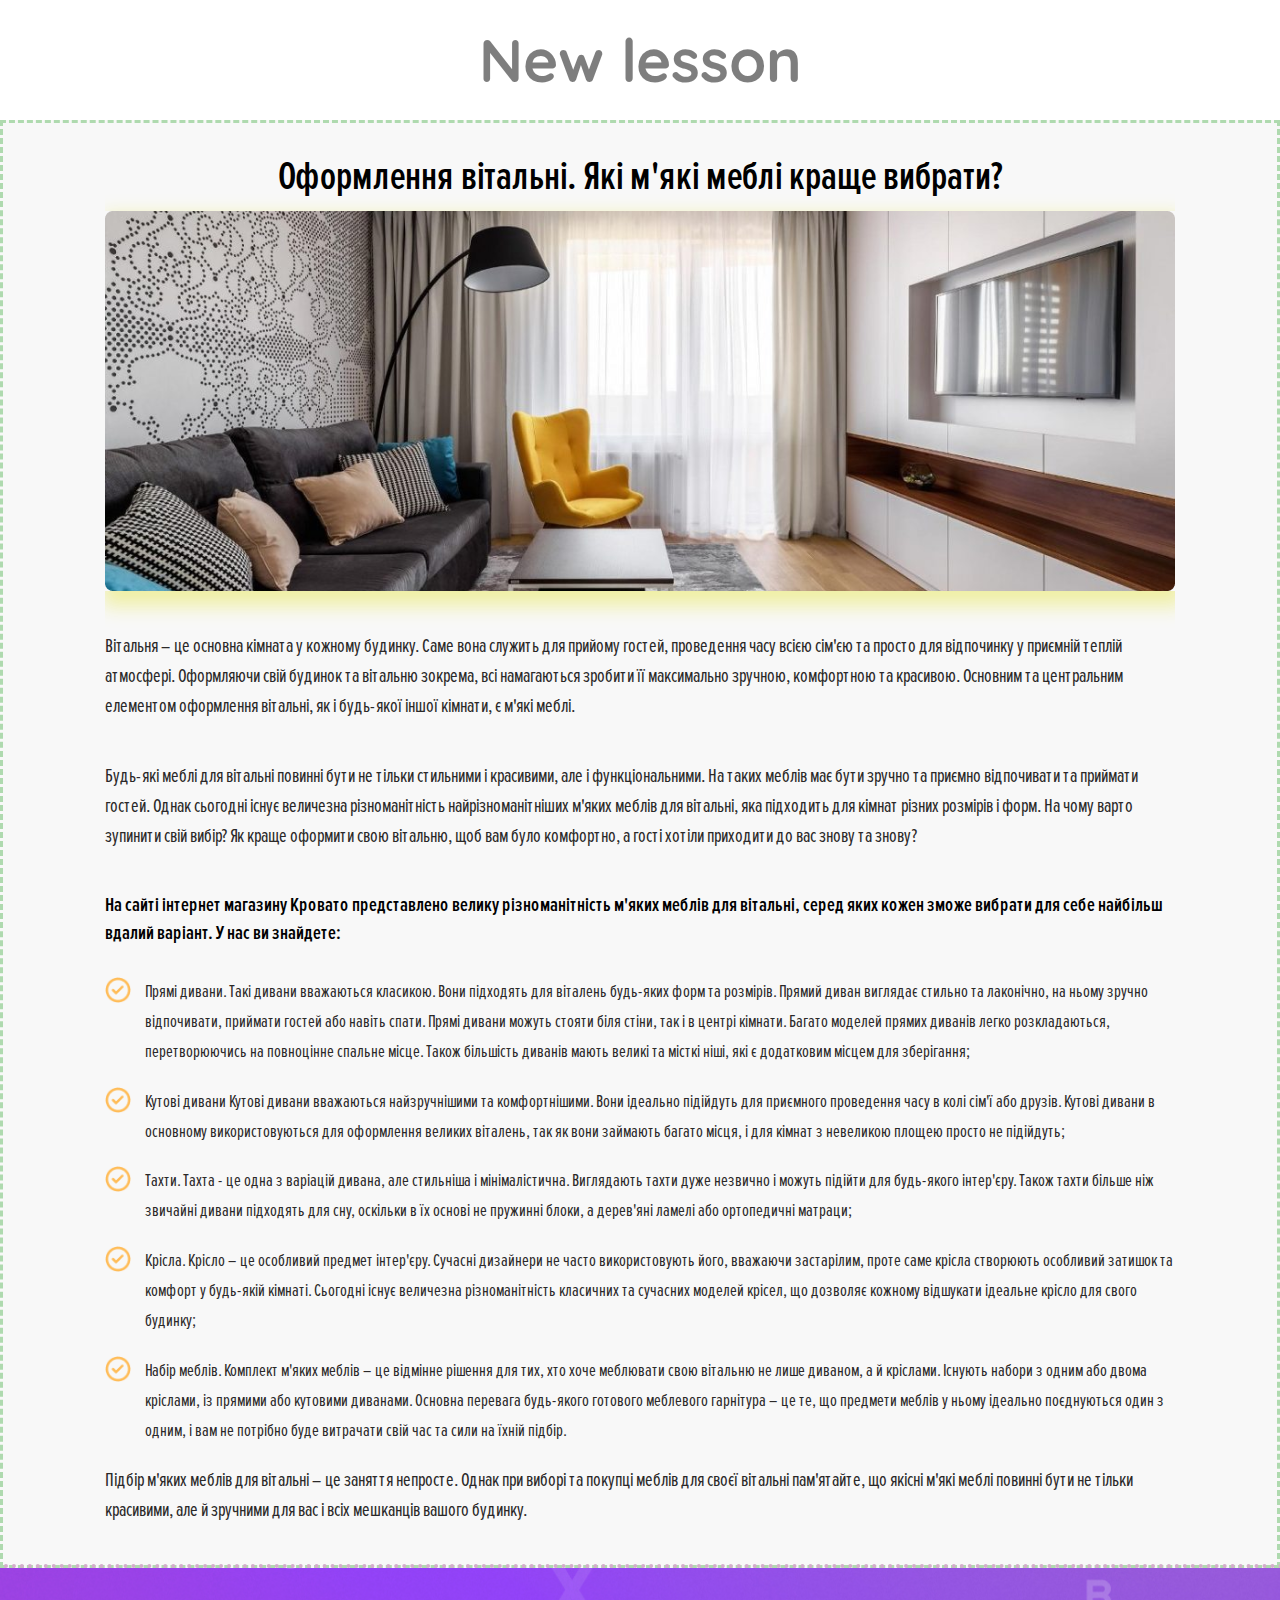
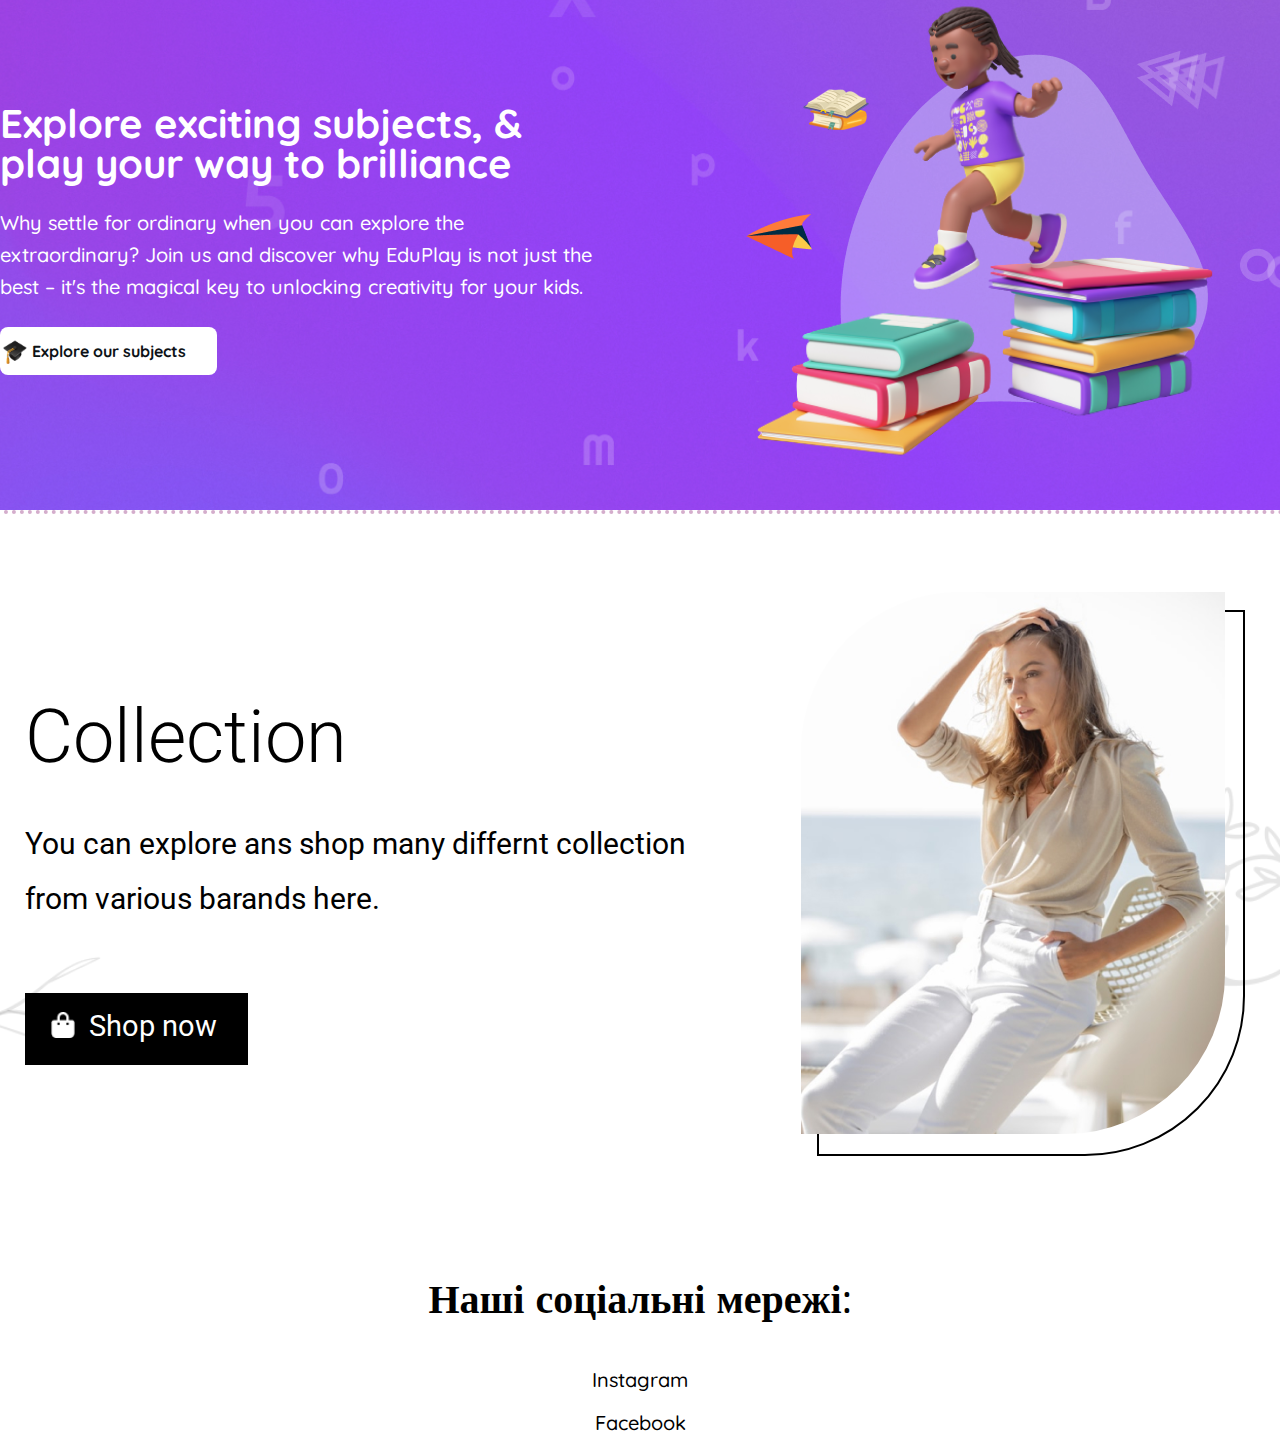
<file: lesson_6/index.html>
<!DOCTYPE html>
<html lang="uk">
<head>
    <meta charset="UTF-8">
    <meta name="viewport" content="width=device-width, initial-scale=1.0">
    <link rel="stylesheet" href="css/style.css">
    <title>Lesson 6</title>
</head>
<body>
    <div class="wrapper">
        <header>
            <div class="header__title">
            <h1 class="main__title">New lesson</h1>
        </div>
        </header>
        <main>
            <div class="container">
            <div class="first__block">
            <h2 class="room__title">Оформлення вітальні. Які м'які меблі краще вибрати?</h2>
<img class="room__image" src="img/room/img1.png" alt="Красиве оформлення вітальні">
<p class="room__text">
    Вітальня – це основна кімната у кожному будинку. Саме вона служить для прийому гостей, проведення часу всією сім'єю та просто для відпочинку у приємній теплій атмосфері. Оформляючи свій будинок та вітальню зокрема, всі намагаються зробити її максимально зручною, комфортною та красивою. Основним та центральним елементом оформлення вітальні, як і будь-якої іншої кімнати, є м'які меблі.
</p>
<p class="room__text">
    Будь-які меблі для вітальні повинні бути не тільки стильними і красивими, але і функціональними. На таких меблів має бути зручно та приємно відпочивати та приймати гостей. Однак сьогодні існує величезна різноманітність найрізноманітніших м'яких меблів для вітальні, яка підходить для кімнат різних розмірів і форм. На чому варто зупинити свій вибір? Як краще оформити свою вітальню, щоб вам було комфортно, а гості хотіли приходити до вас знову та знову?
</p>
<div>
    <h3 class="room__subtitle">На сайті інтернет магазину Кровато представлено велику різноманітність м'яких меблів для вітальні, серед яких кожен зможе вибрати для себе найбільш вдалий варіант. У нас ви знайдете:</h3>
    <ul class="room__list"> 
        <li class="room__item">
            Прямі дивани. Такі дивани вважаються класикою. Вони підходять для віталень будь-яких форм та розмірів. Прямий диван виглядає стильно та лаконічно, на ньому зручно відпочивати, приймати гостей або навіть спати. Прямі дивани можуть стояти біля стіни, так і в центрі кімнати. Багато моделей прямих диванів легко розкладаються, перетворюючись на повноцінне спальне місце. Також більшість диванів мають великі та місткі ніші, які є додатковим місцем для зберігання;</li>
        <li class="room__item">
            Кутові дивани Кутові дивани вважаються найзручнішими та комфортнішими. Вони ідеально підійдуть для приємного проведення часу в колі сім'ї або друзів. Кутові дивани в основному використовуються для оформлення великих віталень, так як вони займають багато місця, і для кімнат з невеликою площею просто не підійдуть;
        </li>
        <li class="room__item">
            Тахти. Тахта - це одна з варіацій дивана, але стильніша і мінімалістична. Виглядають тахти дуже незвично і можуть підійти для будь-якого інтер'єру. Також тахти більше ніж звичайні дивани підходять для сну, оскільки в їх основі не пружинні блоки, а дерев'яні ламелі або ортопедичні матраци;
        </li>
        <li class="room__item">
            Крісла. Крісло – це особливий предмет інтер'єру. Сучасні дизайнери не часто використовують його, вважаючи застарілим, проте саме крісла створюють особливий затишок та комфорт у будь-якій кімнаті. Сьогодні існує величезна різноманітність класичних та сучасних моделей крісел, що дозволяє кожному відшукати ідеальне крісло для свого будинку;</li>
        <li class="room__item">
            Набір меблів. Комплект м'яких меблів – це відмінне рішення для тих, хто хоче меблювати свою вітальню не лише диваном, а й кріслами. Існують набори з одним або двома кріслами, із прямими або кутовими диванами. Основна перевага будь-якого готового меблевого гарнітура – це те, що предмети меблів у ньому ідеально поєднуються один з одним, і вам не потрібно буде витрачати свій час та сили на їхній підбір.
        </li>
    </ul>
    <p class="room__text">
        Підбір м'яких меблів для вітальні – це заняття непросте. Однак при виборі та покупці меблів для своєї вітальні пам'ятайте, що якісні м'які меблі повинні бути не тільки красивими, але й зручними для вас і всіх мешканців вашого будинку.
    </p>
</div>
</div>
</div>
<div class="education">
    <div class="education__container">
        <div class="container__education">
            <h2 class="education__title">Explore exciting subjects, & <br>play your way to brilliance</h2>
            <p class="education__text">Why settle for ordinary when you can explore the extraordinary? Join us and discover why EduPlay is not just the best – it's the magical key to unlocking creativity for your kids.</p>
            <a class="education__button" href="#">Explore our subjects</a>
        </div>
        <div class="education__image">
            <img src="img/explore/kid.png" alt="Дівчинка з книгами">
        </div>
    </div>
</div>
<div class="collections">
    <div class="container__collections">
        <div class="text__collection">
            <h2 class="collection__title">Collection</h2>
            <div class="collection__text">
                <p>
                    You can explore ans shop many differnt collection
from various barands here.
                </p>
            </div>
                <a class="collection__button" href="#">Shop now</a>
        </div>
        <div class="photo__collection">
            <div class="main__photo">
            <img src="img/collections/girl.png" alt="Дівчина - модель позує для фото">
        </div>
        </div>
    </div>
</div>
</main>
<footer>
    <div class="social-links">Наші соціальні мережі:</div>
            <ul class="footer_links">
                <li class="footer__list">
                    <a target="_blank" title="Посилання на інстаграм" href="https://www.instagram.com/lera_shimanska/">Instagram</a>
                </li>
                <li class="footer__list">
                    <a target="_blank" title="Посилання на фейсбук" href="https://uk-ua.facebook.com/">Facebook</a>
                </li>
            </ul>
    </footer>
</div>

</body>
</html>
</file>
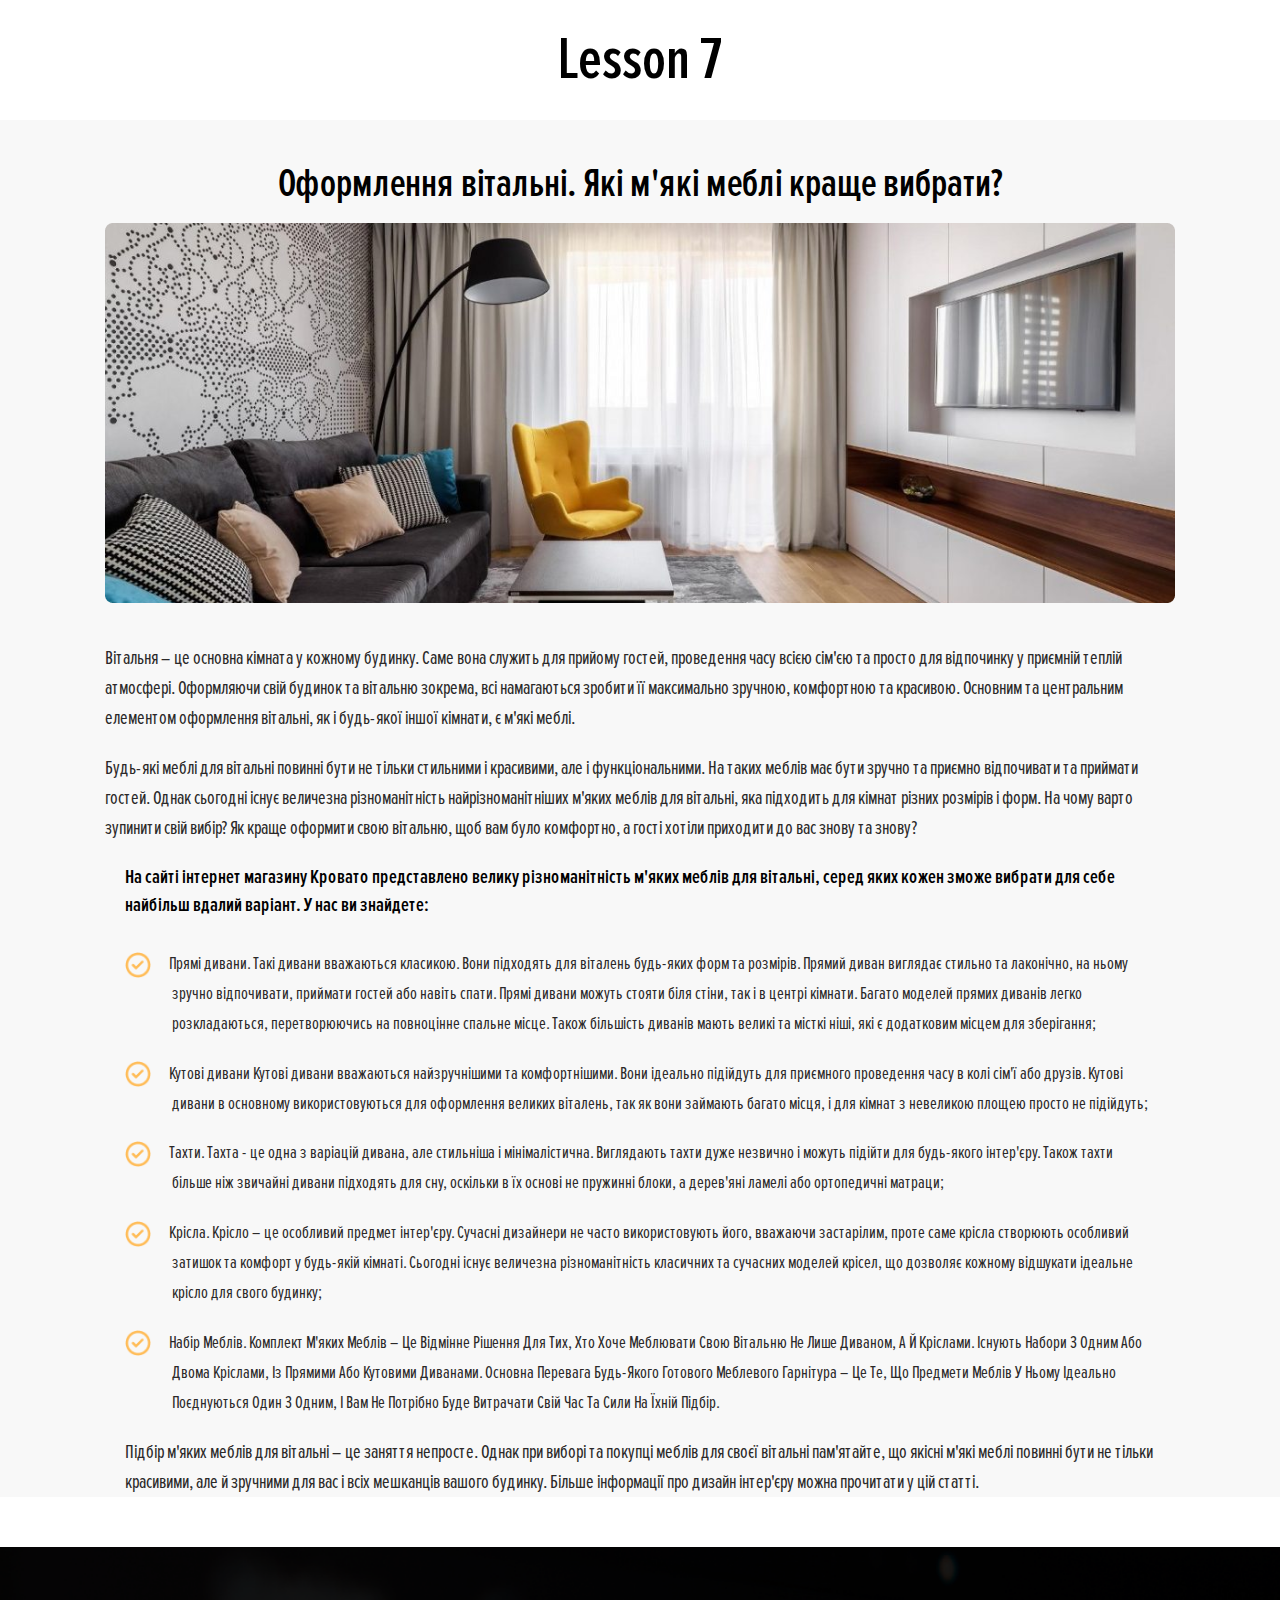
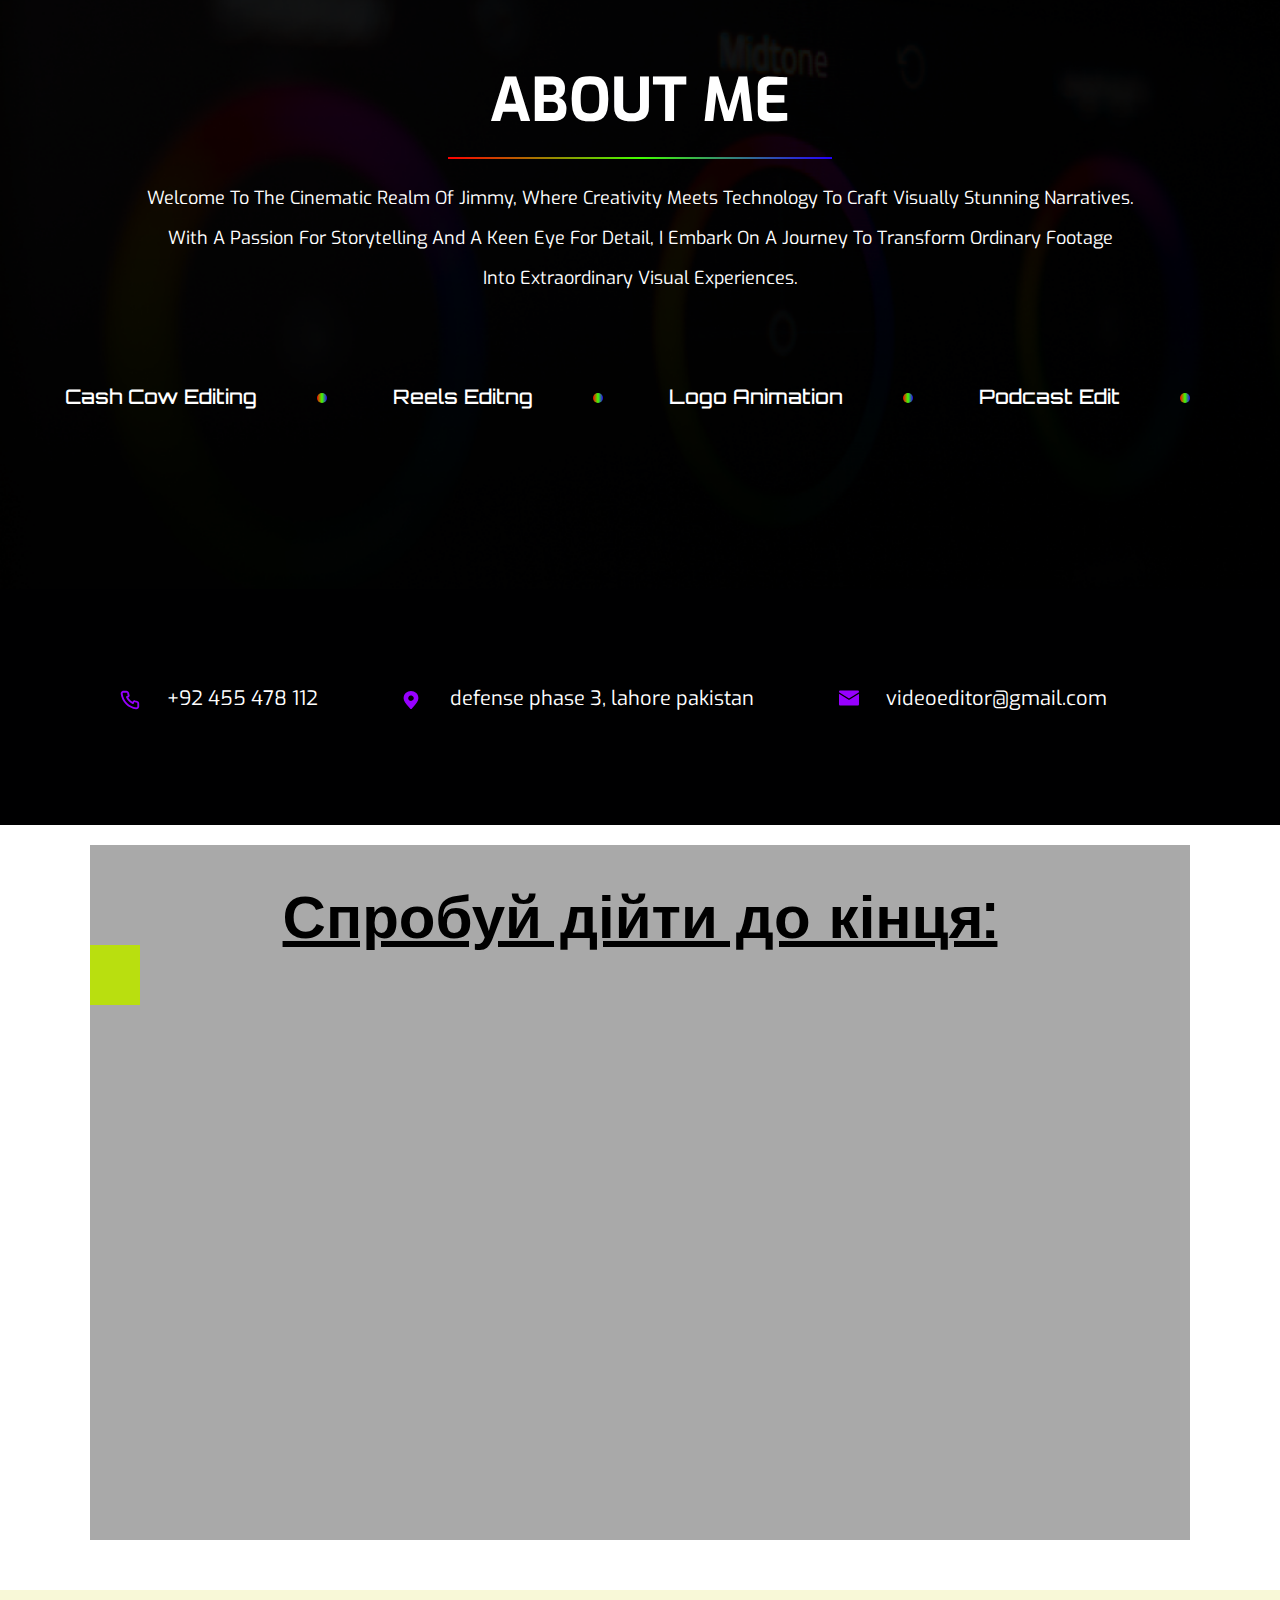
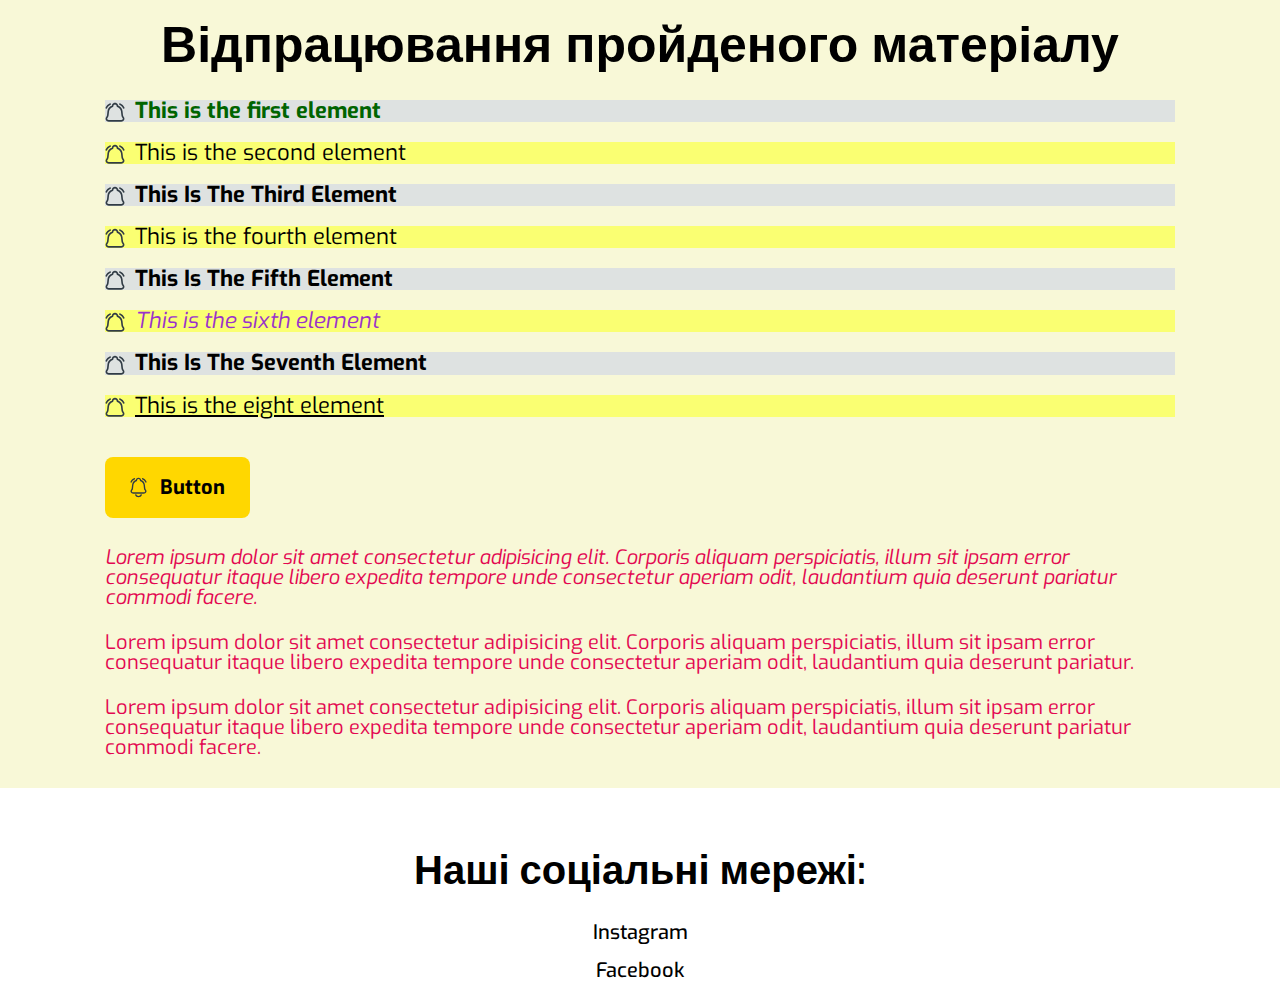
<file: lesson_7/index.html>
<!DOCTYPE html>
<html lang="uk">
<head>
    <meta charset="UTF-8">
    <meta name="viewport" content="width=device-width, initial-scale=1.0">
    <link rel="stylesheet" href="css/style.css">
    <title>Lesson 7</title>
</head>
<body>
    <div class="wrapper">
        <header>
            <div class="header__title">
            <h1 class="main__title">Lesson 7</h1>
        </div>
        </header>
    <main>
        <div class="container">
            <div class="first__block">
            <h2 class="room__title">Оформлення вітальні. Які м'які меблі краще вибрати?</h2>
<img class="room__image" src="img/1/img1.png" alt="Красиве оформлення вітальні">
<div class="room__text">
<p>
    Вітальня – це основна кімната у кожному будинку. Саме вона служить для прийому гостей, проведення часу всією сім'єю та просто для відпочинку у приємній теплій атмосфері. Оформляючи свій будинок та вітальню зокрема, всі намагаються зробити її максимально зручною, комфортною та красивою. Основним та центральним елементом оформлення вітальні, як і будь-якої іншої кімнати, є м'які меблі.
</p>
<p>
    Будь-які меблі для вітальні повинні бути не тільки стильними і красивими, але і функціональними. На таких меблів має бути зручно та приємно відпочивати та приймати гостей. Однак сьогодні існує величезна різноманітність найрізноманітніших м'яких меблів для вітальні, яка підходить для кімнат різних розмірів і форм. На чому варто зупинити свій вибір? Як краще оформити свою вітальню, щоб вам було комфортно, а гості хотіли приходити до вас знову та знову?
</p>
</div>
<div class="block">
    <h3 class="room__subtitle">На сайті інтернет магазину Кровато представлено велику різноманітність м'яких меблів для вітальні, серед яких кожен зможе вибрати для себе найбільш вдалий варіант. У нас ви знайдете:</h3>
    <ul class="room__list"> 
        <li class="room__item">
            Прямі дивани. Такі дивани вважаються класикою. Вони підходять для віталень будь-яких форм та розмірів. Прямий диван виглядає стильно та лаконічно, на ньому зручно відпочивати, приймати гостей або навіть спати. Прямі дивани можуть стояти біля стіни, так і в центрі кімнати. Багато моделей прямих диванів легко розкладаються, перетворюючись на повноцінне спальне місце. Також більшість диванів мають великі та місткі ніші, які є додатковим місцем для зберігання;</li>
        <li class="room__item">
            Кутові дивани Кутові дивани вважаються найзручнішими та комфортнішими. Вони ідеально підійдуть для приємного проведення часу в колі сім'ї або друзів. Кутові дивани в основному використовуються для оформлення великих віталень, так як вони займають багато місця, і для кімнат з невеликою площею просто не підійдуть;
        </li>
        <li class="room__item">
            Тахти. Тахта - це одна з варіацій дивана, але стильніша і мінімалістична. Виглядають тахти дуже незвично і можуть підійти для будь-якого інтер'єру. Також тахти більше ніж звичайні дивани підходять для сну, оскільки в їх основі не пружинні блоки, а дерев'яні ламелі або ортопедичні матраци;
        </li>
        <li class="room__item">
            Крісла. Крісло – це особливий предмет інтер'єру. Сучасні дизайнери не часто використовують його, вважаючи застарілим, проте саме крісла створюють особливий затишок та комфорт у будь-якій кімнаті. Сьогодні існує величезна різноманітність класичних та сучасних моделей крісел, що дозволяє кожному відшукати ідеальне крісло для свого будинку;</li>
        <li class="room__item">
            Набір меблів. Комплект м'яких меблів – це відмінне рішення для тих, хто хоче меблювати свою вітальню не лише диваном, а й кріслами. Існують набори з одним або двома кріслами, із прямими або кутовими диванами. Основна перевага будь-якого готового меблевого гарнітура – це те, що предмети меблів у ньому ідеально поєднуються один з одним, і вам не потрібно буде витрачати свій час та сили на їхній підбір.
        </li>
    </ul>
    <p class="room__text">
        Підбір м'яких меблів для вітальні – це заняття непросте. Однак при виборі та покупці меблів для своєї вітальні пам'ятайте, що якісні м'які меблі повинні бути не тільки красивими, але й зручними для вас і всіх мешканців вашого будинку. Більше інформації про дизайн інтер'єру можна прочитати у цій <a class="room__link" target="_blank" title="На сторінку статті" href="https://www.tarkett.ua/uk_UA/node/dizayn-nter-ru-shcho-ce-take-yak-pravilno-stvoriti-15389">статті</a>. 
    </p>
</div>
</div>
</div>
<div class="about">
    <div class="about__container">
    <div class="about__title">
        <h2>About me</h2>
    </div>
    <div class="text__about">
        Welcome to the cinematic realm of Jimmy, where creativity meets technology to craft visually stunning narratives. <br> With a passion for storytelling and a keen eye for detail, I embark on a journey to transform ordinary footage <br> into extraordinary visual experiences.
    </div>
    <ul class="about__list">
        <li class="about__item">Cash cow editing</li>
        <li class="about__item">Reels editng</li>
        <li class="about__item">logo animation</li>
        <li class="about__item">podcast edit</li>
    </ul>
</div>
</div>
    <div class="about__contacts">
        <div class="contacts__container">
            <div class="contacts__items">
                <div class="contacts__item contacts__item__1">
                    <a href="#">+92 455 478 112</a>
                </div>
                <div class="contacts__item contacts__item__2">
                   <a href="#"> defense phase 3, lahore pakistan</a>
                </div>
                <div class="contacts__item contacts__item__3">
                    <a href="#">videoeditor@gmail.com</a>
                </div>
            </div>
        </div>
    </div>
    <div class="game__block">
        <div class="game__container">
            <h2 class="game__title">Спробуй дійти до кінця:</h2>
            <div class="game__start">
                <div class="first__line line"></div>
                <div class="second__line line"></div>
                <div class="third__line line"></div>
                <div class="fourth__line line"></div>
                <div class="fifth__line line"></div>
                <div class="sixth__line line"></div>
                <div class="seventh_line line"></div>
                <div class="eighth_line line">Вітаю! Ти молодець!</div>
            </div>
        </div>
    </div>
    <div class="practice__block">
        <div class="practice__container">
            <h2 class="practice__title">Відпрацювання пройденого матеріалу</h2>
            <ul class="practice__list">
                <li class="practice__item">This is the first element</li>
                <li class="practice__item">This is the second element</li>
                <li class="practice__item">This is the third element</li>
                <li class="practice__item">This is the fourth element</li>
                <li class="practice__item">This is the fifth element</li>
                <li class="practice__item">This is the sixth element</li>
                <li class="practice__item">This is the seventh element</li>
                <li class="practice__item">This is the eight element</li>
            </ul>
           <a class="practice__button" href="https://www.google.com.ua/" target="_blank" title="На сторінку Google"><span>Button</span> 
        </a>
           <div class="practice__text">
           <p>
            Lorem ipsum dolor sit amet consectetur adipisicing elit. <span>Corporis aliquam perspiciatis, illum sit ipsam error consequatur itaque</span> libero expedita tempore unde consectetur aperiam odit, laudantium quia deserunt pariatur commodi facere.
        </p>
            <p>
             Lorem ipsum dolor sit amet consectetur adipisicing elit. Corporis aliquam perspiciatis, illum sit ipsam error consequatur itaque libero expedita tempore unde consectetur aperiam odit, laudantium quia deserunt pariatur.
         </p>
            <p>
                Lorem ipsum dolor sit amet consectetur adipisicing elit. Corporis aliquam perspiciatis, illum sit ipsam error consequatur itaque libero expedita tempore unde consectetur aperiam odit, laudantium quia deserunt pariatur commodi facere.
            </p>
        </div>
    </div>
    </div>
    </main>
<footer>
    <div class="social-links">Наші соціальні мережі:</div>
            <ul class="footer_links">
                <li class="footer__list">
                    <a target="_blank" title="Посилання на інстаграм" href="https://www.instagram.com/lera_shimanska/">Instagram</a>
                </li>
                <li class="footer__list">
                    <a target="_blank" title="Посилання на фейсбук" href="https://uk-ua.facebook.com/">Facebook</a>
                </li>
            </ul>
    </footer>
</div>

</body>
</html>
</file>
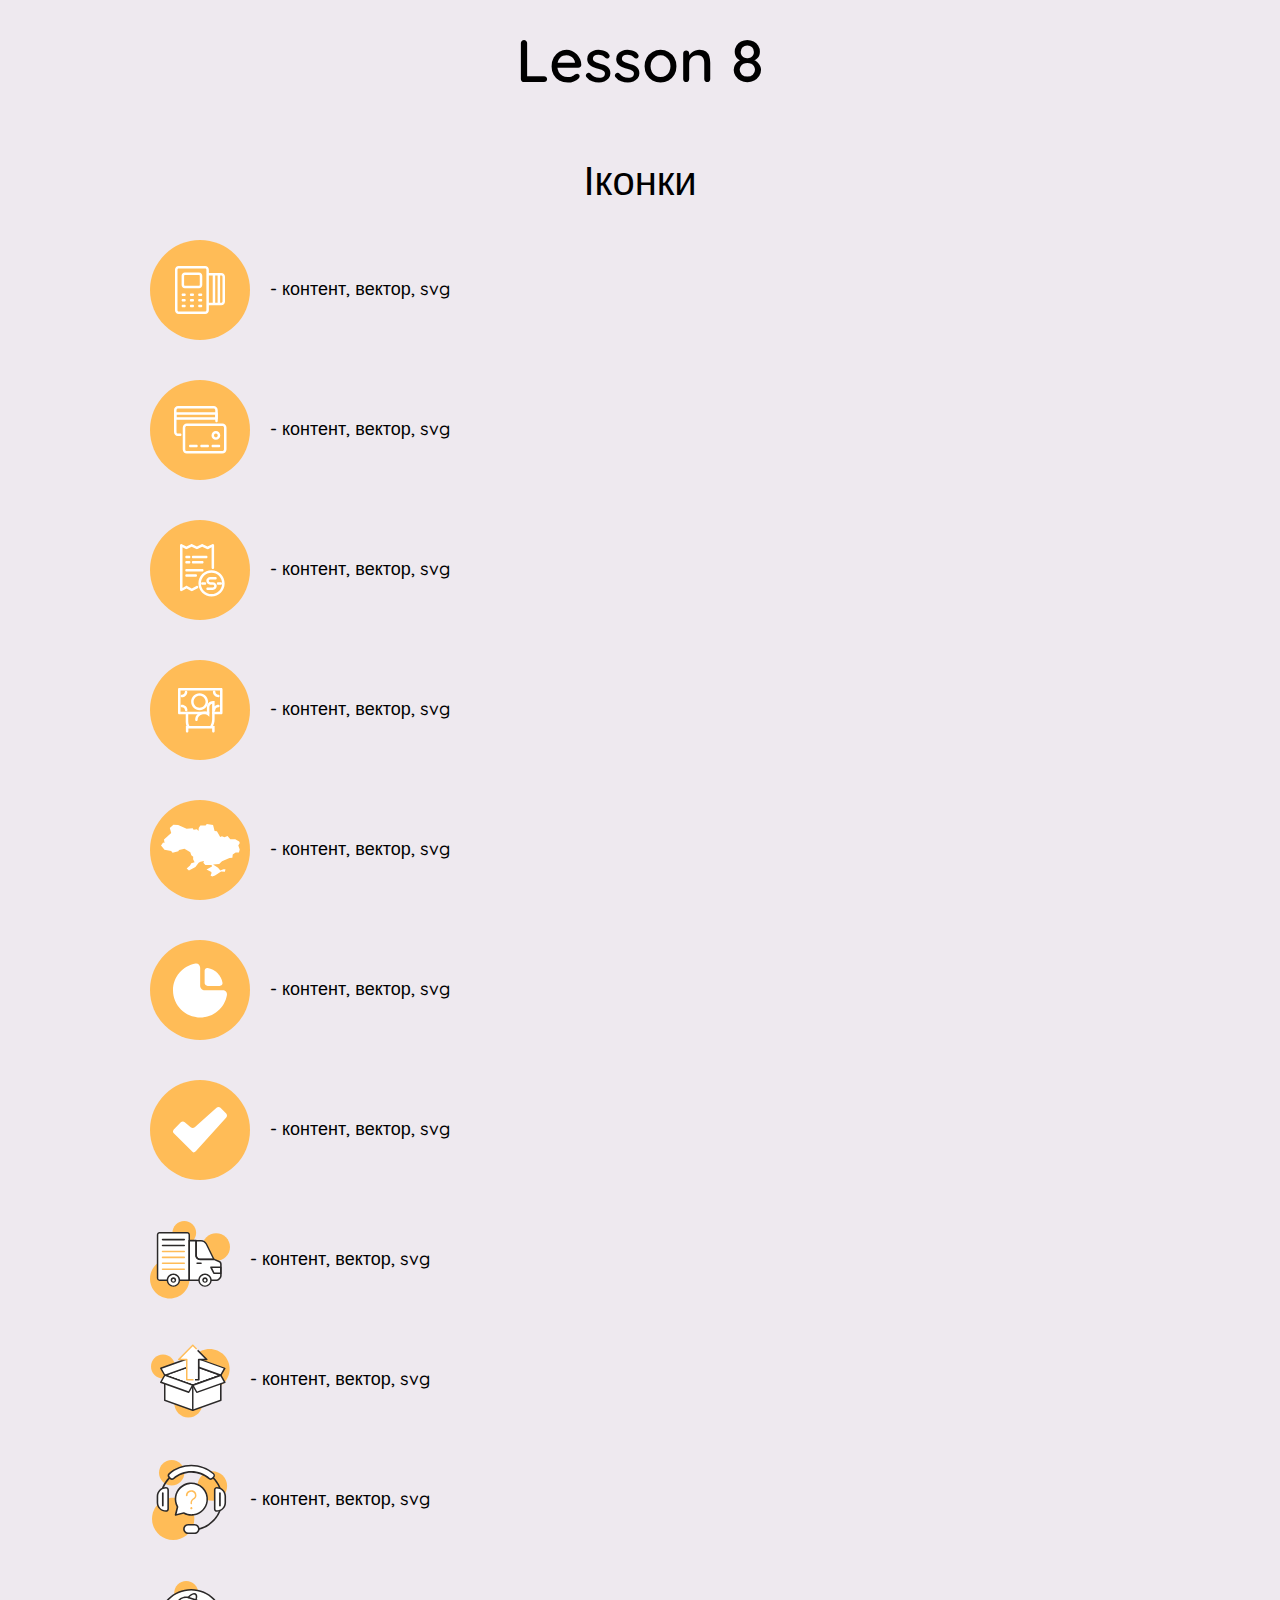
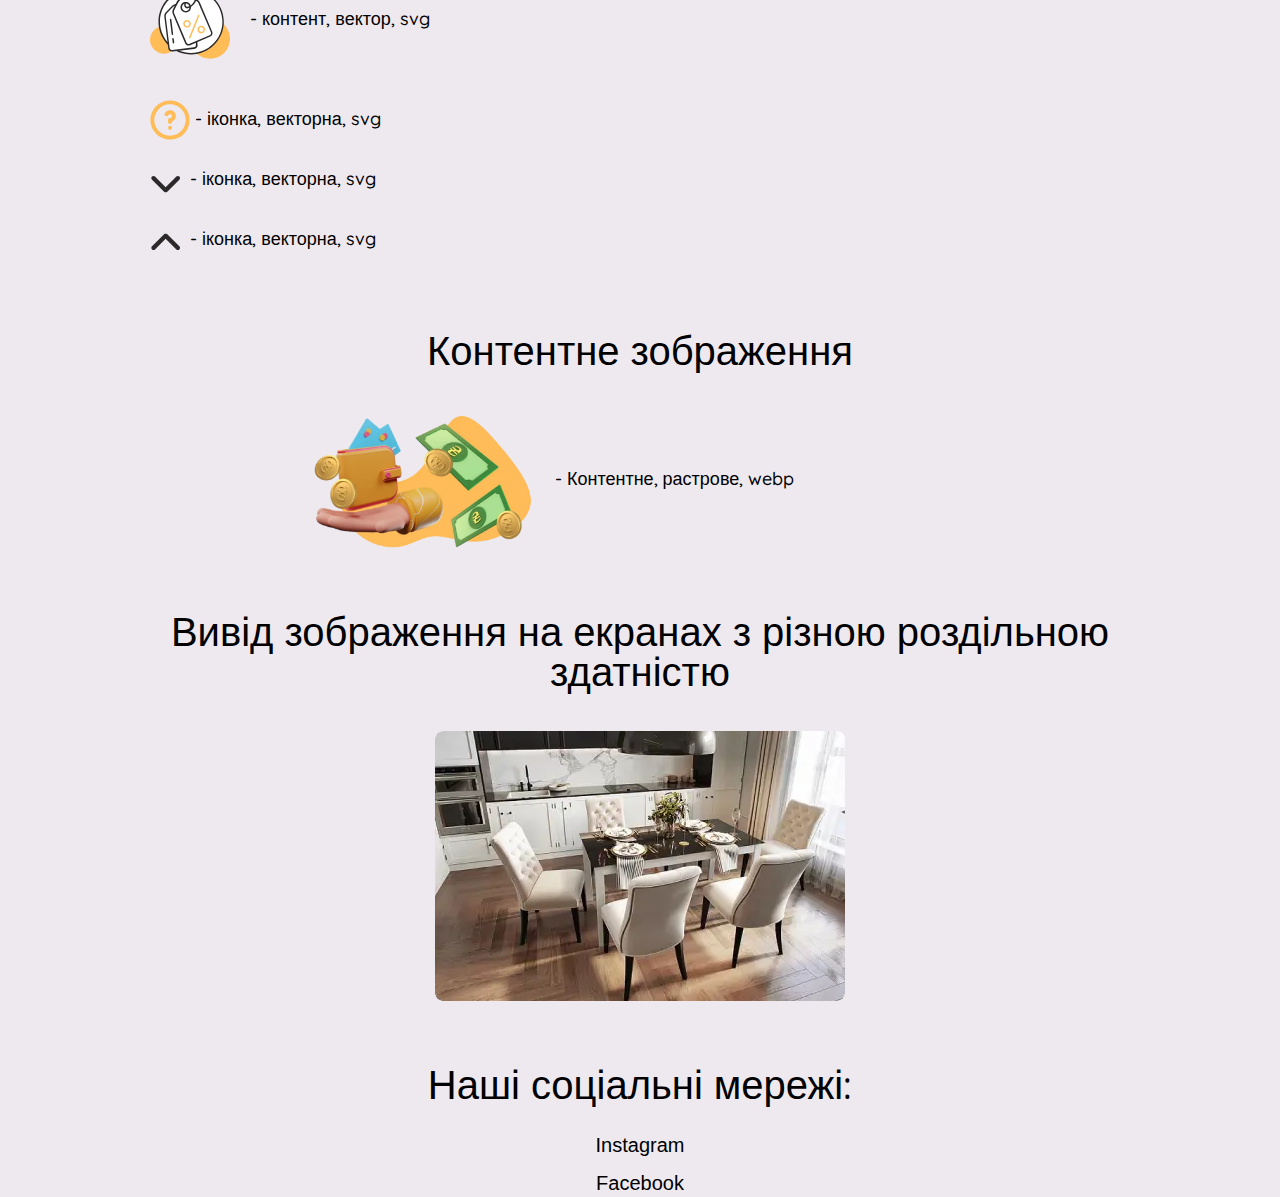
<file: lesson_8/index.html>
<!DOCTYPE html>
<html lang="uk">
<head>
    <meta charset="UTF-8">
    <meta name="viewport" content="width=device-width, initial-scale=1.0">
    <link rel="stylesheet" href="css/style.css">
    <title>Lesson 8</title>
</head>
<body>
        <header>
            <div class="header__title">
            <h1>Lesson 8</h1>
        </div>
        </header>
  <main>
    <div class="container">
        <div class="container__icon">
    <h2 class="icons__title">Іконки</h2>
    <ul class="icons__list">
        <li class="icon__item">
            <img class="icon__img" src="img/first_block/pay1.svg" alt="Icon">
            <span>- контент, вектор, svg</span>
        </li>
        <li class="icon__item">
            <img class="icon__img" src="img/first_block/pay2.svg" alt="Icon">
            <span>- контент, вектор, svg</span>
        </li>
        <li class="icon__item">
            <img class="icon__img" src="img/first_block/pay3.svg" alt="Icon">
            <span>- контент, вектор, svg</span>
        </li>
        <li class="icon__item">
            <img class="icon__img" src="img/first_block/pay4.svg" alt="Icon">
            <span>- контент, вектор, svg</span>
        </li>
        <li class="icon__item">
            <img class="icon__img" src="img/first_block/pay5.svg" alt="Icon">
            <span>- контент, вектор, svg</span>
        </li>
        <li class="icon__item">
            <img class="icon__img" src="img/first_block/pay6.svg" alt="Icon">
            <span>- контент, вектор, svg</span>
        </li>
        <li class="icon__item">
            <img class="icon__img" src="img/first_block/pay7.svg" alt="Icon">
            <span>- контент, вектор, svg</span>
        </li>
        <li class="icon__item">
            <img class="icon__img" src="img/first_block/preim1.svg" alt="Icon">
            <span>- контент, вектор, svg</span>
        </li>
        <li class="icon__item">
            <img class="icon__img" src="img/first_block/preim2.svg" alt="Icon">
            <span>- контент, вектор, svg</span>
        </li>
        <li class="icon__item">
            <img class="icon__img" src="img/first_block/preim3.svg" alt="Icon">
            <span>- контент, вектор, svg</span>
        </li>
        <li class="icon__item">
            <img class="icon__img" src="img/first_block/preim4.svg" alt="Icon">
            <span>- контент, вектор, svg</span>
        </li>
    </ul>
    <ul class="background__icons">
        <li class="background__icon1"> - іконка, векторна, svg</li>
        <li class="background__icon2"> - іконка, векторна, svg</li>
        <li class="background__icon3"> - іконка, векторна, svg</li>
    </ul>
</div>
</div>
<div class="content__block">
    <h2 class="content__title">Контентне зображення</h2>
    <div class="content">
        <img class="item__web" src="img/third/money.webp" alt="Рука з монетами">
        <span> - Контентне, растрове, webp</span>
    </div>
</div>
<div class="kitchen__container">
    <h2 class="kitchen__title">Вивід зображення на екранах з різною роздільною здатністю</h2>
    <img srcset="img/fourth/2/kitchen2x.webp 2x, img/fourth/2/kitchen3x.webp 3x" src="img/fourth/2/kitchen.webp" alt="Стильна кухня">
    	<!-- або (працює в сафарі) 
        <picture>
            <source srcset="img/fourth/2/kitchen2x.webp 2x, img/fourth/2/kitchen3x.webp 3x">
            <img src="img/fourth/2/kitchen.webp" alt="Стильна кухня">
        </picture>
        -->
</div>
</main>
<footer>
    <div class="social-links">Наші соціальні мережі:</div>
            <ul class="footer_links">
                <li class="footer__list">
                    <a target="_blank" title="Посилання на інстаграм" href="https://www.instagram.com/lera_shimanska/">Instagram</a>
                </li>
                <li class="footer__list">
                    <a target="_blank" title="Посилання на фейсбук" href="https://uk-ua.facebook.com/">Facebook</a>
                </li>
            </ul>
    </footer>
        



</body>
</html>
</file>
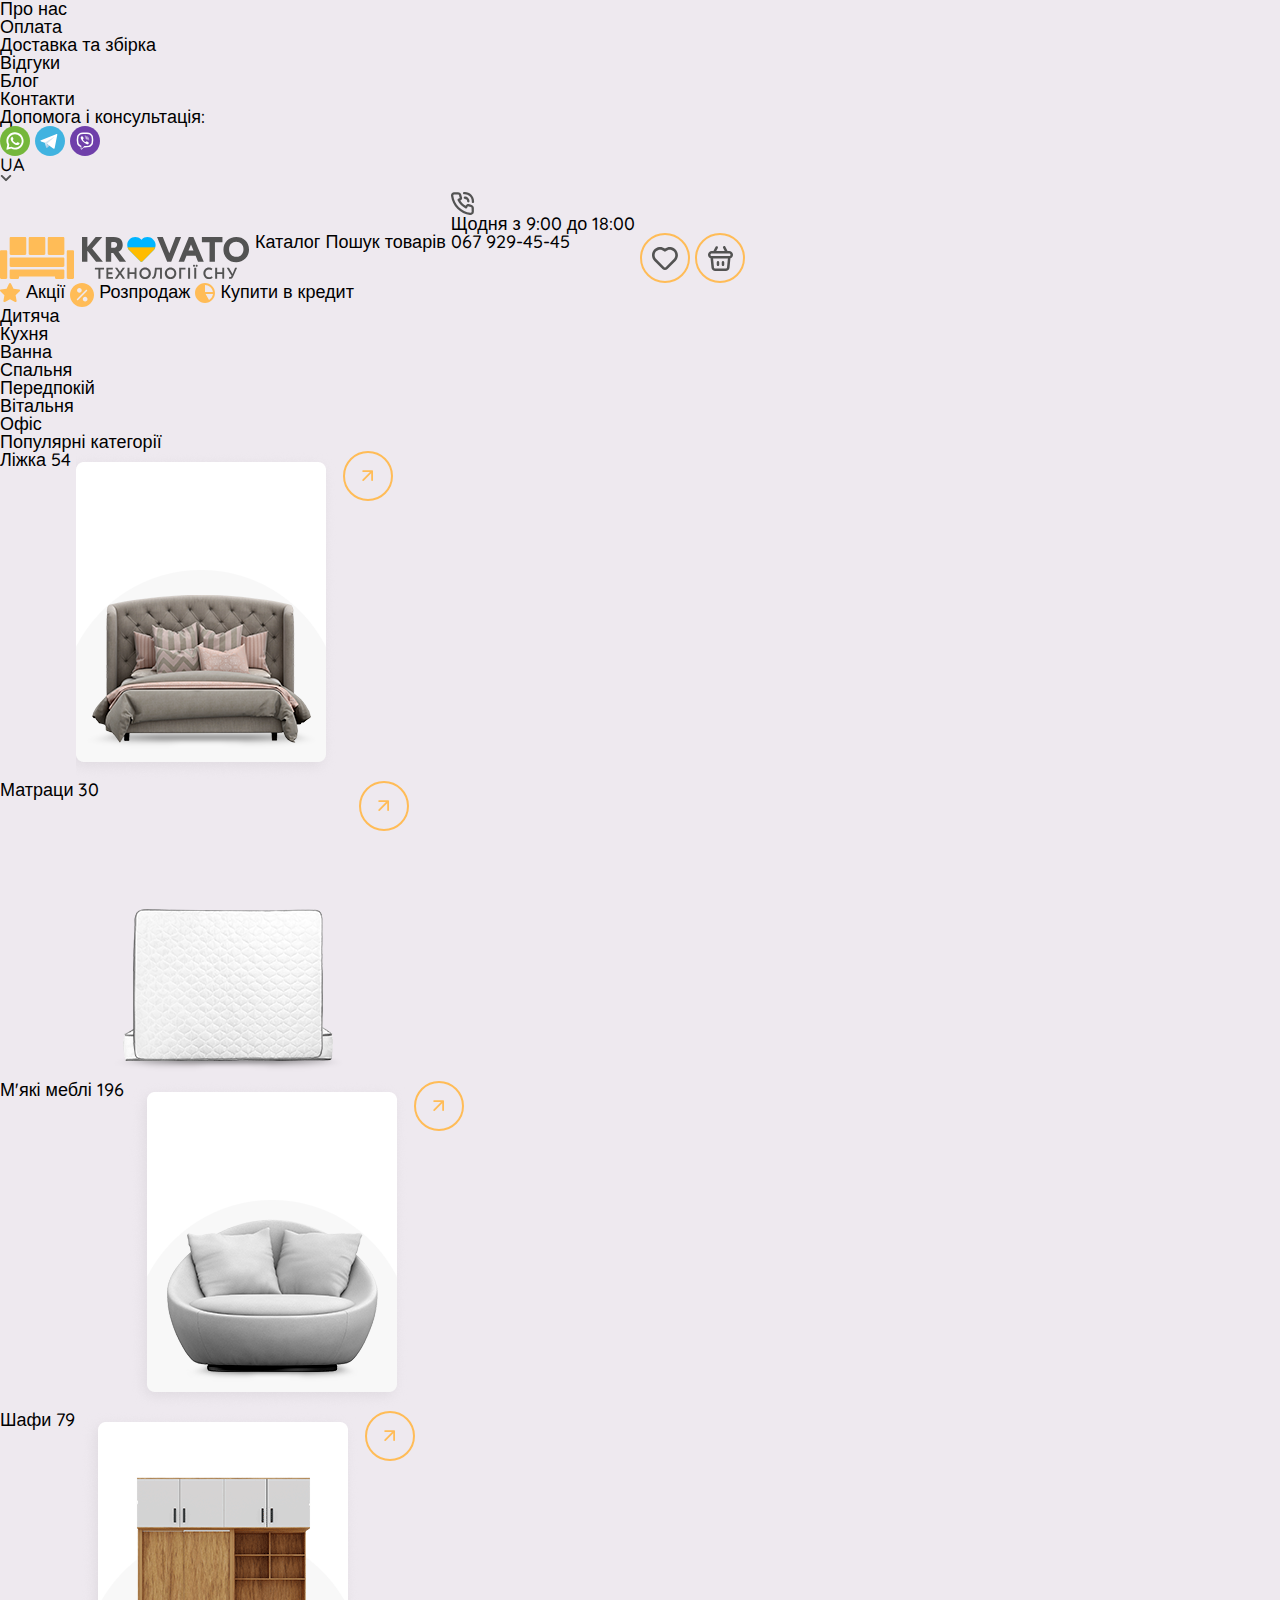
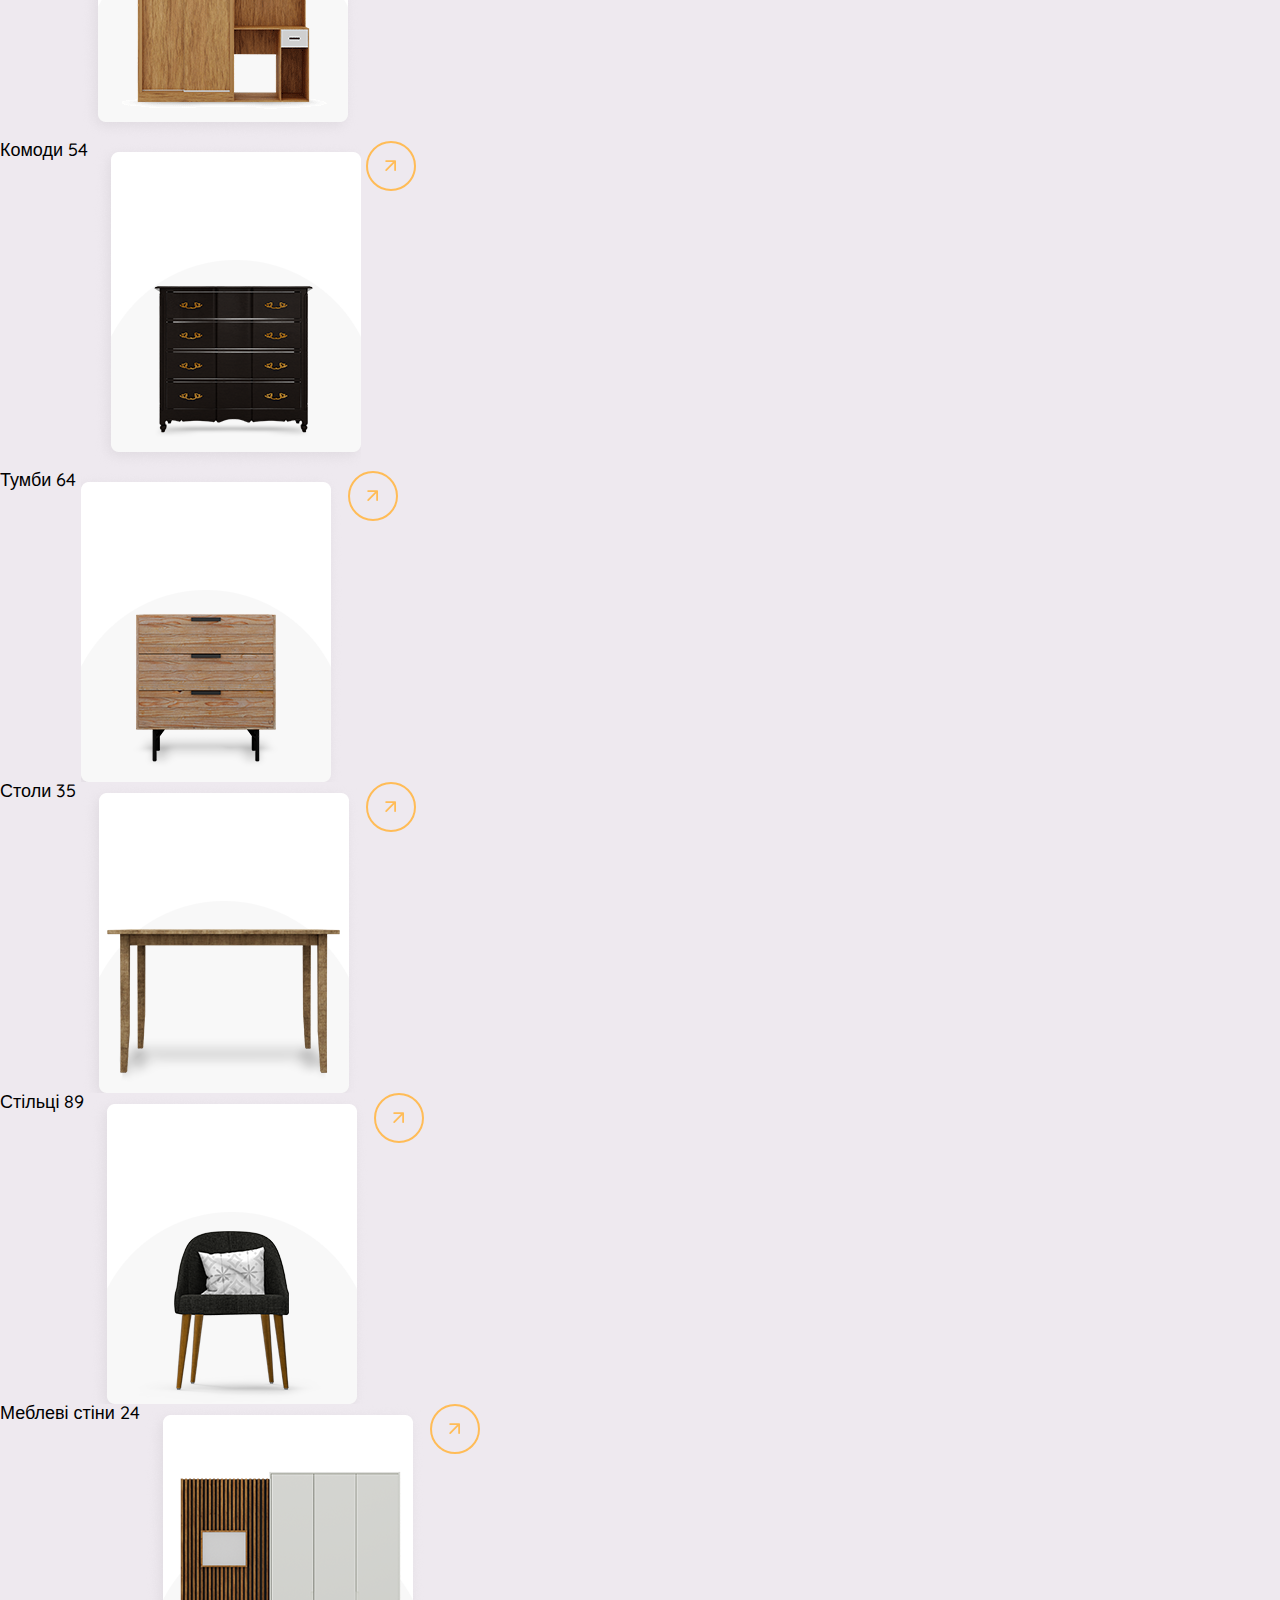
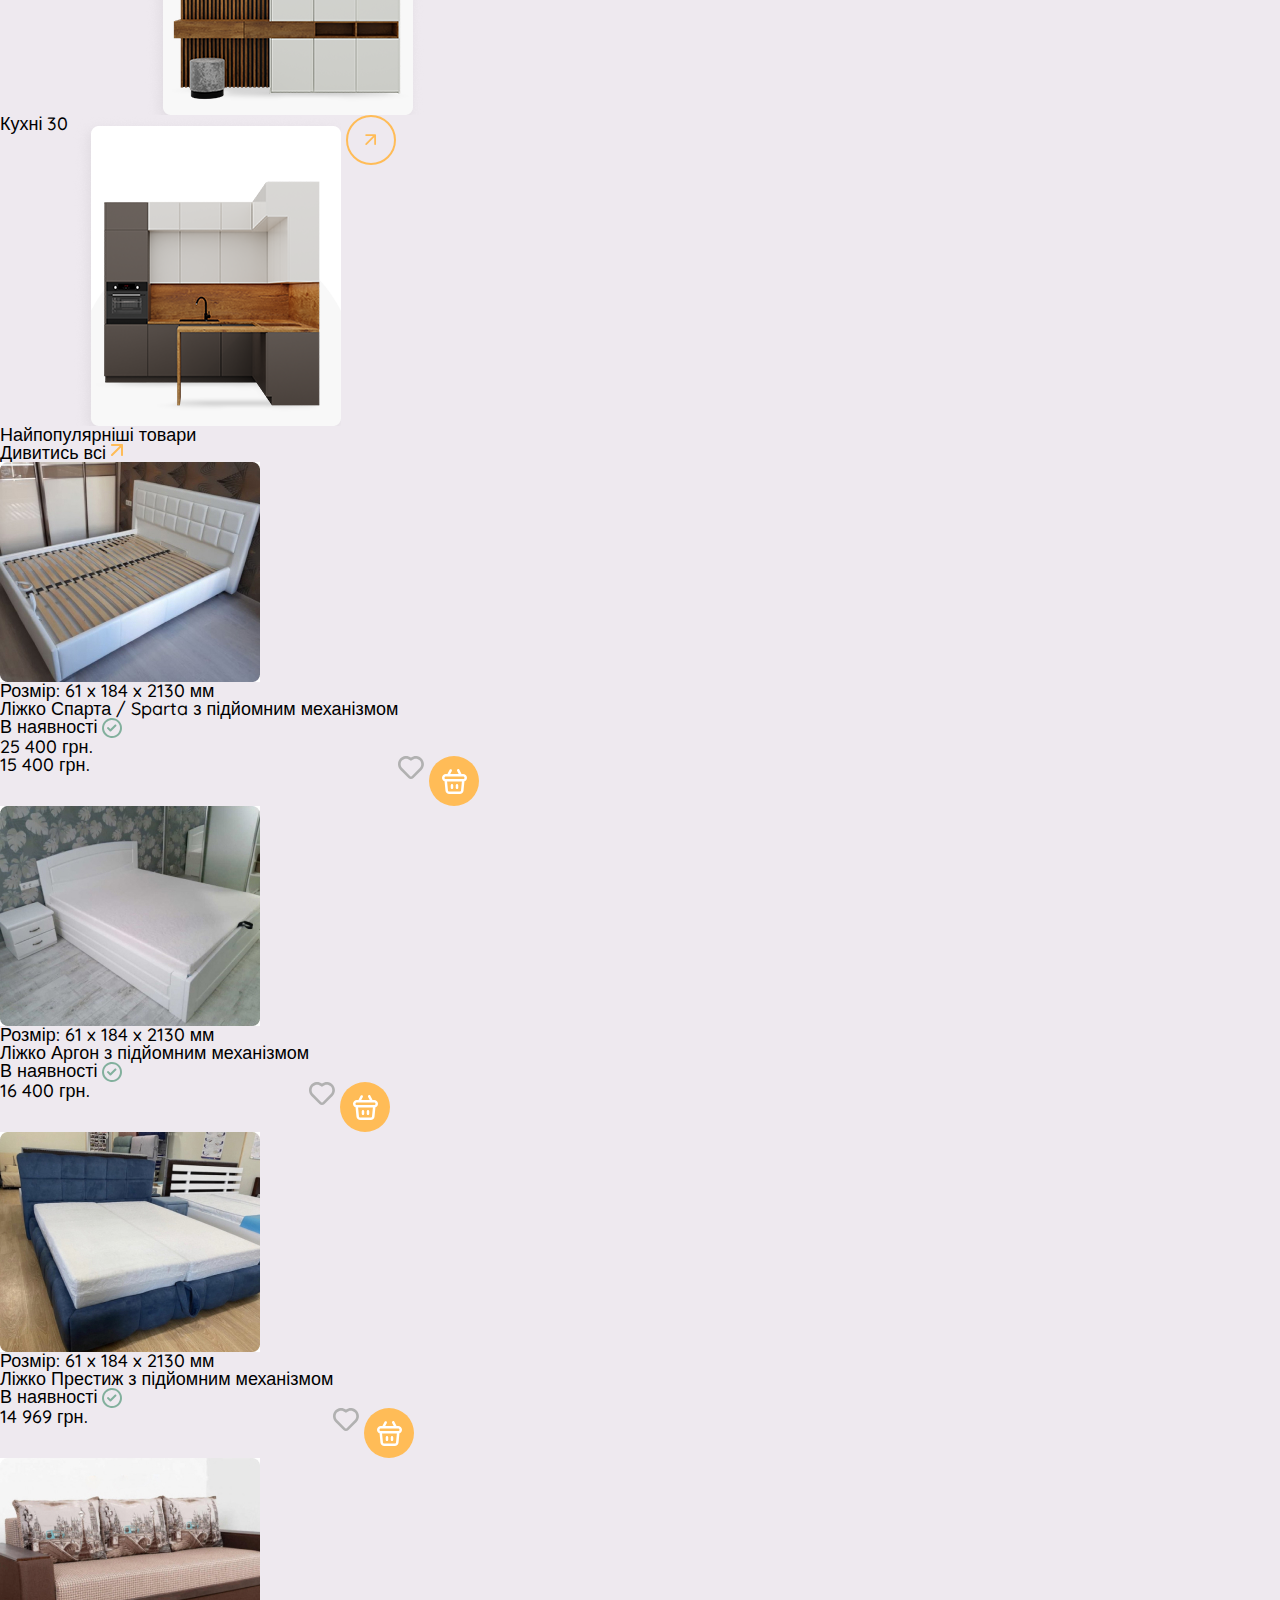
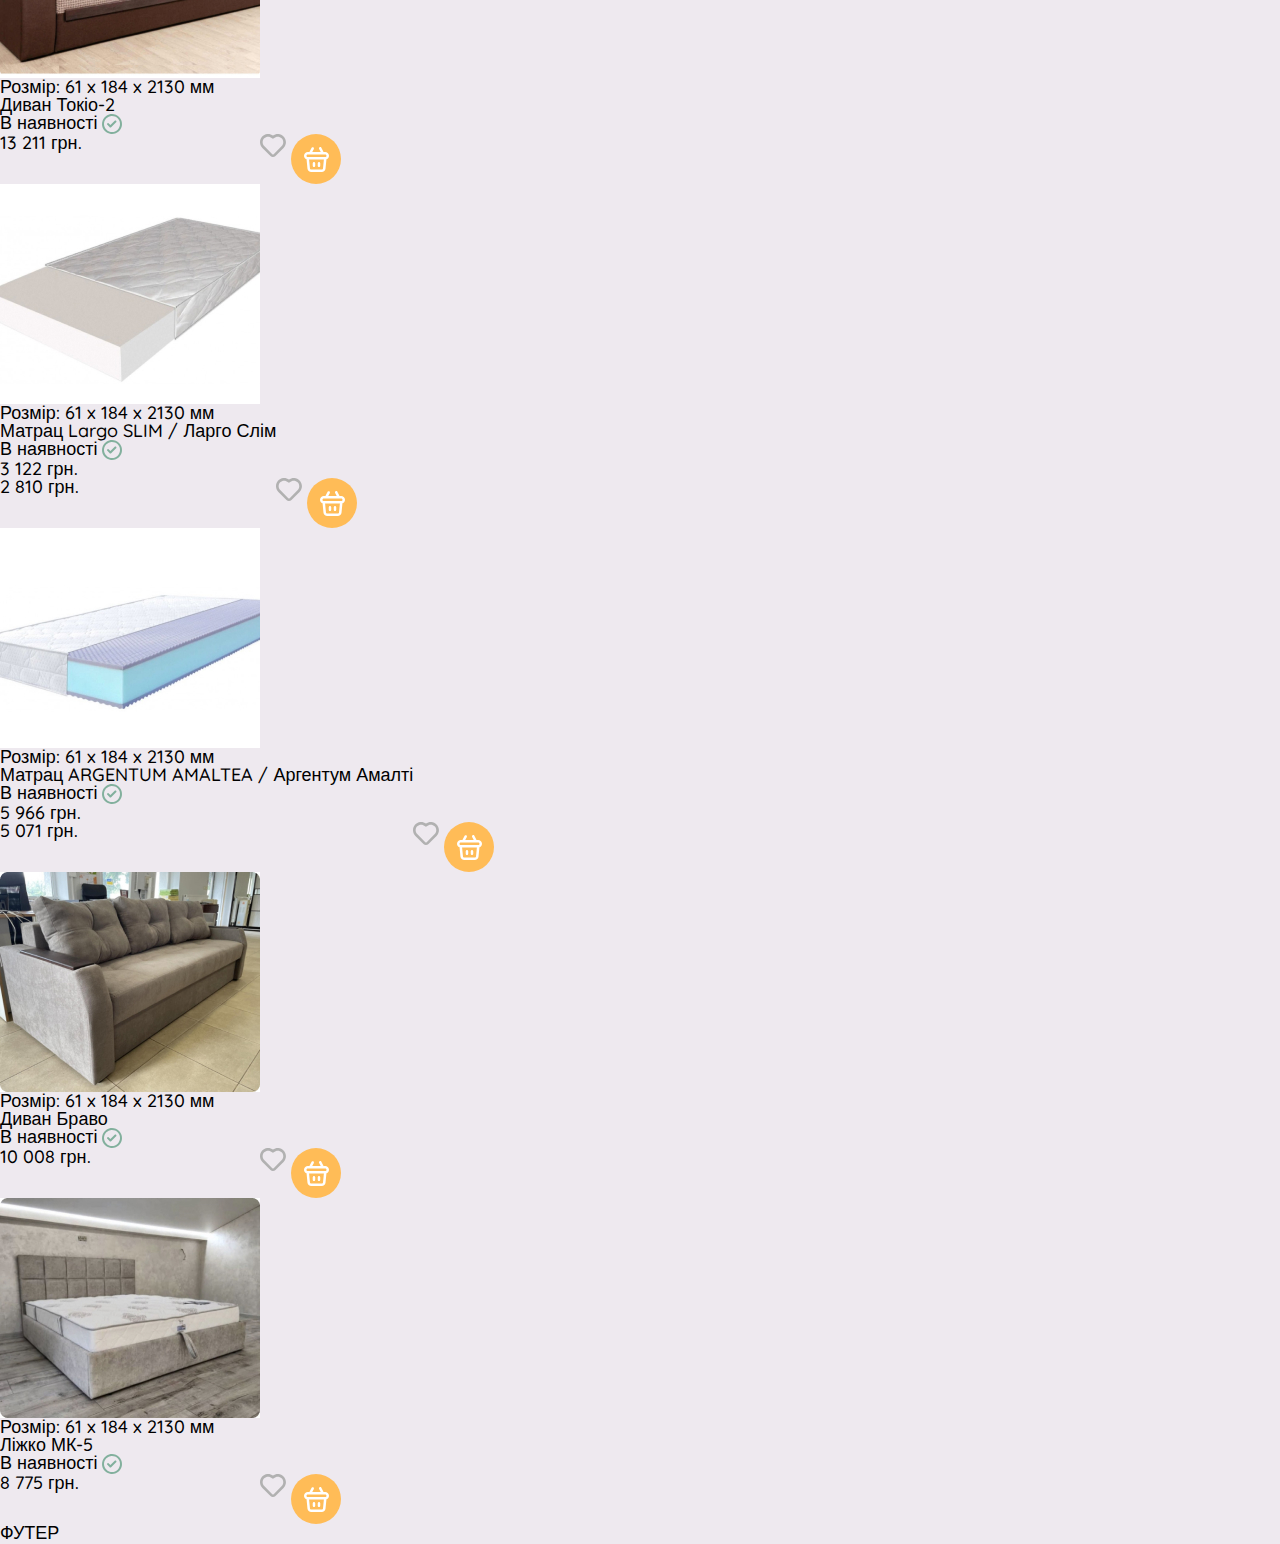
<file: lesson_9/index.html>
<!DOCTYPE html>
<html lang="uk">
<head>
    <meta charset="UTF-8">
    <meta name="viewport" content="width=device-width, initial-scale=1.0">
    <link rel="stylesheet" href="css/style.css">
    <title>Lesson 9</title>
</head>
<body>
    <header class="header">
        <div class="header__container">
            <div class="header__menu menu-header">
                <ul class="menu-header__list">
                    <li class="menu-header__item">
                        <a class="menu-header__link" href="#">Про нас</a>
                    </li>
                    <li class="menu-header__item">
                        <a class="menu-header__link" href="#">Оплата</a>
                    </li>
                    <li class="menu-header__item">
                        <a class="menu-header__link" href="#">Доставка та збірка</a>
                    </li>
                    <li class="menu-header__item">
                        <a class="menu-header__link" href="#">Відгуки</a>
                    </li>
                    <li class="menu-header__item">
                        <a class="menu-header__link" href="#">Блог</a>
                    </li>
                    <li class="menu-header__item">
                        <a class="menu-header__link" href="#">Контакти</a>
                    </li>
                </ul>
                <div class="menu-header__socials socials">
                    <p>Допомога і консультація:</p>
                    <div class="socials__items">
                        <a class="socials__item" href="#">
                            <img src="img/menu/whatsapp.svg" alt="Зображення ватсапу">
                        </a>
                        <a class="socials__item" href="#">
                            <img src="img/menu/telegram.svg" alt="Зображення телеграму">
                        </a>
                        <a class="socials__item" href="#">
                            <img src="img/menu/viber.svg" alt="Зображення  вайберу">
                        </a>
                    </div>
                </div>
                <div class="language">
                    <p class="language__text"> UA </p>
                    <a class="language__link" href="#">
                        <img src="img/menu/arrow.svg" alt="Зображення стрілки вниз">
                    </a>
                </div>
            </div>
            <div class="header__main main-header">
                <a class="main-header__logo" href="#">
                    <img src="img/main/logo-header.svg" alt="Зображення логотипу магазину Krovato">
                </a>
                <a class="main-header__button" href="#">Каталог</a>
                <a class="main-header__search" href="#">Пошук товарів</a>
                <a class="main-header__contacts" href="#">
                    <img src="img/main/phone.svg" alt="Зображення іконки телефону">
                    <p>Щодня з 9:00 до 18:00</p>
                    <p>067 929-45-45</p>
                </a>
                <a class="main-header__selected" href="#">
                    <img src="img/main/obrane.svg" alt="Зображення іконки серця">
                </a>
                <a class="main-header__basket" href="#">
                    <img src="img/main/korzina.svg" alt="Зображення іконки корзини">
                </a>
            </div>
            <div class="header__options options-header">
                <div class="options-header__offers">
                    <a class="options-header__shares" href="#">
                        <img src="img/main/1.svg" alt="Зображення зірки">
                        <span>Акції</span>
                    </a>
                    <a class="options-header__sales" href="#">
                        <img src="img/main/2.svg" alt="Зображення відсотків">
                        <span>Розпродаж</span>
                    </a>
                    <a class="options-header__credit" href="#">
                        <img src="img/main/3.svg" alt="Іконка кредиту">
                        <span>Купити в кредит</span>
                    </a>
                </div>
                <div class="options-header__room room">
                    <ul class="room__list">
                        <li class="room__item">Дитяча</li>
                        <li class="room__item">Кухня</li>
                        <li class="room__item">Ванна</li>
                        <li class="room__item">Спальня</li>
                        <li class="room__item">Передпокій</li>
                        <li class="room__item">Вітальня</li>
                        <li class="room__item">Офіс</li>
                    </ul>
                </div>
            </div>
        </div>
    </header>
  <main>
    <div class="popular">
        <div class="popular__container">
            <h2 class="popular__title">Популярні категорії</h2>
            <ul class="popular__items">
                <li class="popular__item">
                    <span class="popular__name">Ліжка</span>
                    <span class="popular__number">54</span>
                    <a class="popular__image-link" href="#">
                        <img class="popular__image" src="img/popular/1.png" alt="Ліжка">
                    </a>
                    <a class="popular__vector-link" href="#">
                        <img class="popular__vector" src="img/popular/arrow.svg" alt="Стрілка">
                    </a>
                </li>
                <li class="popular__item">
                    <span class="popular__name">Матраци</span>
                    <span class="popular__number">30</span>
                    <a class="popular__image-link" href="#">
                        <img class="popular__image" src="img/popular/2.png" alt="Матраци">
                    </a>
                    <a class="popular__vector-link" href="#">
                        <img class="popular__vector" src="img/popular/arrow.svg" alt="Стрілка">
                    </a>
                </li>
                <li class="popular__item">
                    <span class="popular__name">М'які меблі</span>
                    <span class="popular__number">196</span>
                    <a class="popular__image-link" href="#">
                        <img class="popular__image" src="img/popular/3.png" alt="М'які меблі">
                    </a>
                    <a class="popular__vector-link" href="#">
                        <img class="popular__vector" src="img/popular/arrow.svg" alt="Стрілка">
                    </a>
                </li>
                <li class="popular__item">
                    <span class="popular__name">Шафи</span>
                    <span class="popular__number">79</span>
                    <a class="popular__image-link" href="#">
                        <img class="popular__image" src="img/popular/4.png" alt="Ліжка">
                    </a>
                    <a class="popular__vector-link" href="#">
                        <img class="popular__vector" src="img/popular/arrow.svg" alt="Стрілка">
                    </a>
                </li>
                <li class="popular__item">
                    <span class="popular__name">Комоди</span>
                    <span class="popular__number">54</span>
                    <a class="popular__image-link" href="#">
                        <img class="popular__image" src="img/popular/5.png" alt="Комоди">
                    </a>
                    <a class="popular__vector-link" href="#">
                        <img class="popular__vector" src="img/popular/arrow.svg" alt="Стрілка">
                    </a>
                </li>
                <li class="popular__item">
                    <span class="popular__name">Тумби</span>
                    <span class="popular__number">64</span>
                    <a class="popular__image-link" href="#">
                        <img class="popular__image" src="img/popular/6.png" alt="Тумби">
                    </a>
                    <a class="popular__vector-link" href="#">
                        <img class="popular__vector" src="img/popular/arrow.svg" alt="Стрілка">
                    </a>
                </li>
                <li class="popular__item">
                    <span class="popular__name">Столи</span>
                    <span class="popular__number">35</span>
                    <a class="popular__image-link" href="#">
                        <img class="popular__image" src="img/popular/7.png" alt="Столи">
                    </a>
                    <a class="popular__vector-link" href="#">
                        <img class="popular__vector" src="img/popular/arrow.svg" alt="Стрілка">
                    </a>
                </li>
                <li class="popular__item">
                    <span class="popular__name">Стільці</span>
                    <span class="popular__number">89</span>
                    <a class="popular__image-link" href="#">
                        <img class="popular__image" src="img/popular/8.png" alt="Столи">
                    </a>
                    <a class="popular__vector-link" href="#">
                        <img class="popular__vector" src="img/popular/arrow.svg" alt="Стрілка">
                    </a>
                </li>
                <li class="popular__item">
                    <span class="popular__name">Меблеві стіни</span>
                    <span class="popular__number">24</span>
                    <a class="popular__image-link" href="#">
                        <img class="popular__image" src="img/popular/9.png" alt="Меблеві стіни">
                    </a>
                    <a class="popular__vector-link" href="#">
                        <img class="popular__vector" src="img/popular/arrow.svg" alt="Стрілка">
                    </a>
                </li>
                <li class="popular__item">
                    <span class="popular__name">Кухні</span>
                    <span class="popular__number">30</span>
                    <a class="popular__image-link" href="#">
                        <img class="popular__image" src="img/popular/10.png" alt="Меблеві стіни">
                    </a>
                    <a class="popular__vector-link" href="#">
                        <img class="popular__vector" src="img/popular/arrow.svg" alt="Стрілка">
                    </a>
                </li>
            </ul>
        </div>
    </div>
    <div class="most-popular">
        <div class="most-popular__container">
            <h2 class="most-popular__title">Найпопулярніші товари</h2>
            <a class="most-popular__link" href="#">
                <span>Дивитись всі</span>
                <img src="img/most_popular/arrow.svg" alt="Стрілка вгору">
            </a>
            <ul class="most-popular__list">
                <li>
                    <a class="most-popular__item" href="#">
                        <img src="img/most_popular/1.jpg" alt="Ліжко Спарта / Sparta з підйомним механізмом">
                        <p class="most-popular__sizes">
                            Розмір: 61 x 184 x 2130 мм
                        </p>
                        <h3 class="most-popular__name">Ліжко Спарта / Sparta з підйомним механізмом</h3>
                        <p class="most-popular__availability">
                            В наявності
                            <img src="img/most_popular/Vector.svg" alt="Іконка">
                        </p>
                        <p class="most-popular__sale">
                            25 400 грн.
                        </p>
                        <p class="most-popular__real-price">
                            15 400 грн. 
                        </p>
                        <a class="most-popular__favorites" href="#">
                            <img src="img/most_popular/heart.svg" alt="Іконка серця">
                        </a>
                       <a class="most-popular__basket" href="#">
                        <img src="img/most_popular/basket.svg" alt="#">
                       </a>
                    </a>
                </li>
                <li>
                    <a class="most-popular__item" href="#">
                        <img src="img/most_popular/2.jpg" alt="Ліжко Аргон з підйомним механізмом">
                        <p class="most-popular__sizes">
                            Розмір: 61 x 184 x 2130 мм
                        </p>
                        <h3 class="most-popular__name">Ліжко Аргон з підйомним механізмом</h3>
                        <p class="most-popular__availability">
                            В наявності
                            <img src="img/most_popular/Vector.svg" alt="Іконка">
                        </p>
                        <p class="most-popular__sale">
                        </p>
                        <p class="most-popular__real-price">
                            16 400 грн. 
                        </p>
                        <a class="most-popular__favorites" href="#">
                            <img src="img/most_popular/heart.svg" alt="Іконка серця">
                        </a>
                       <a class="most-popular__basket" href="#">
                        <img src="img/most_popular/basket.svg" alt="#">
                       </a>
                    </a>
                </li>
                <li>
                    <a class="most-popular__item" href="#">
                        <img src="img/most_popular/3.jpg" alt="Ліжко Престиж з підйомним механізмом">
                        <p class="most-popular__sizes">
                            Розмір: 61 x 184 x 2130 мм
                        </p>
                        <h3 class="most-popular__name">Ліжко Престиж з підйомним механізмом</h3>
                        <p class="most-popular__availability">
                            В наявності
                            <img src="img/most_popular/Vector.svg" alt="Іконка">
                        </p>
                        <p class="most-popular__sale">
                        </p>
                        <p class="most-popular__real-price">
                            14 969 грн. 
                        </p>
                        <a class="most-popular__favorites" href="#">
                            <img src="img/most_popular/heart.svg" alt="Іконка серця">
                        </a>
                       <a class="most-popular__basket" href="#">
                        <img src="img/most_popular/basket.svg" alt="#">
                       </a>
                    </a>
                </li>
                <li>
                    <a class="most-popular__item" href="#">
                        <img src="img/most_popular/4.jpg" alt="Диван Токіо-2">
                        <p class="most-popular__sizes">
                            Розмір: 61 x 184 x 2130 мм
                        </p>
                        <h3 class="most-popular__name">Диван Токіо-2</h3>
                        <p class="most-popular__availability">
                            В наявності
                            <img src="img/most_popular/Vector.svg" alt="Іконка">
                        </p>
                        <p class="most-popular__sale">
                        </p>
                        <p class="most-popular__real-price">
                            13 211 грн.
                        </p>
                        <a class="most-popular__favorites" href="#">
                            <img src="img/most_popular/heart.svg" alt="Іконка серця">
                        </a>
                       <a class="most-popular__basket" href="#">
                        <img src="img/most_popular/basket.svg" alt="#">
                       </a>
                    </a>
                </li>
                <li>
                    <a class="most-popular__item" href="#">
                        <img src="img/most_popular/5.jpg" alt="Матрац Largo SLIM / Ларго Слім">
                        <p class="most-popular__sizes">
                            Розмір: 61 x 184 x 2130 мм
                        </p>
                        <h3 class="most-popular__name">Матрац Largo SLIM / Ларго Слім</h3>
                        <p class="most-popular__availability">
                            В наявності
                            <img src="img/most_popular/Vector.svg" alt="Іконка">
                        </p>
                        <p class="most-popular__sale">
                            3 122 грн.
                        </p>
                        <p class="most-popular__real-price">
                            2 810 грн.
                        </p>
                        <a class="most-popular__favorites" href="#">
                            <img src="img/most_popular/heart.svg" alt="Іконка серця">
                        </a>
                       <a class="most-popular__basket" href="#">
                        <img src="img/most_popular/basket.svg" alt="#">
                       </a>
                    </a>
                </li>
                <li>
                    <a class="most-popular__item" href="#">
                        <img src="img/most_popular/6.jpg" alt="Матрац ARGENTUM AMALTEA / Аргентум Амалті">
                        <p class="most-popular__sizes">
                            Розмір: 61 x 184 x 2130 мм
                        </p>
                        <h3 class="most-popular__name">Матрац ARGENTUM AMALTEA / Аргентум Амалті</h3>
                        <p class="most-popular__availability">
                            В наявності
                            <img src="img/most_popular/Vector.svg" alt="Іконка">
                        </p>
                        <p class="most-popular__sale">
                            5 966 грн.
                        </p>
                        <p class="most-popular__real-price">
                            5 071 грн.
                        </p>
                        <a class="most-popular__favorites" href="#">
                            <img src="img/most_popular/heart.svg" alt="Іконка серця">
                        </a>
                       <a class="most-popular__basket" href="#">
                        <img src="img/most_popular/basket.svg" alt="#">
                       </a>
                    </a>
                </li>
                <li>
                    <a class="most-popular__item" href="#">
                        <img src="img/most_popular/7.jpg" alt="Диван Браво">
                        <p class="most-popular__sizes">
                            Розмір: 61 x 184 x 2130 мм
                        </p>
                        <h3 class="most-popular__name">Диван Браво</h3>
                        <p class="most-popular__availability">
                            В наявності
                            <img src="img/most_popular/Vector.svg" alt="Іконка">
                        </p>
                        <p class="most-popular__sale"></p>
                        <p class="most-popular__real-price">
                            10 008 грн.
                        </p>
                        <a class="most-popular__favorites" href="#">
                            <img src="img/most_popular/heart.svg" alt="Іконка серця">
                        </a>
                       <a class="most-popular__basket" href="#">
                        <img src="img/most_popular/basket.svg" alt="#">
                       </a>
                    </a>
                </li>
                <li>
                    <a class="most-popular__item" href="#">
                        <img src="img/most_popular/8.jpg" alt="Ліжко МК-5">
                        <p class="most-popular__sizes">
                            Розмір: 61 x 184 x 2130 мм
                        </p>
                        <h3 class="most-popular__name">Ліжко МК-5</h3>
                        <p class="most-popular__availability">
                            В наявності
                            <img src="img/most_popular/Vector.svg" alt="Іконка">
                        </p>
                        <p class="most-popular__sale"></p>
                        <p class="most-popular__real-price">
                            8 775 грн.
                        </p>
                        <a class="most-popular__favorites" href="#">
                            <img src="img/most_popular/heart.svg" alt="Іконка серця">
                        </a>
                       <a class="most-popular__basket" href="#">
                        <img src="img/most_popular/basket.svg" alt="#">
                       </a>
                    </a>
                </li>
            </ul>
        </div>
    </div>
</main>
<footer>ФУТЕР</footer>
</body>
</html>
</file>
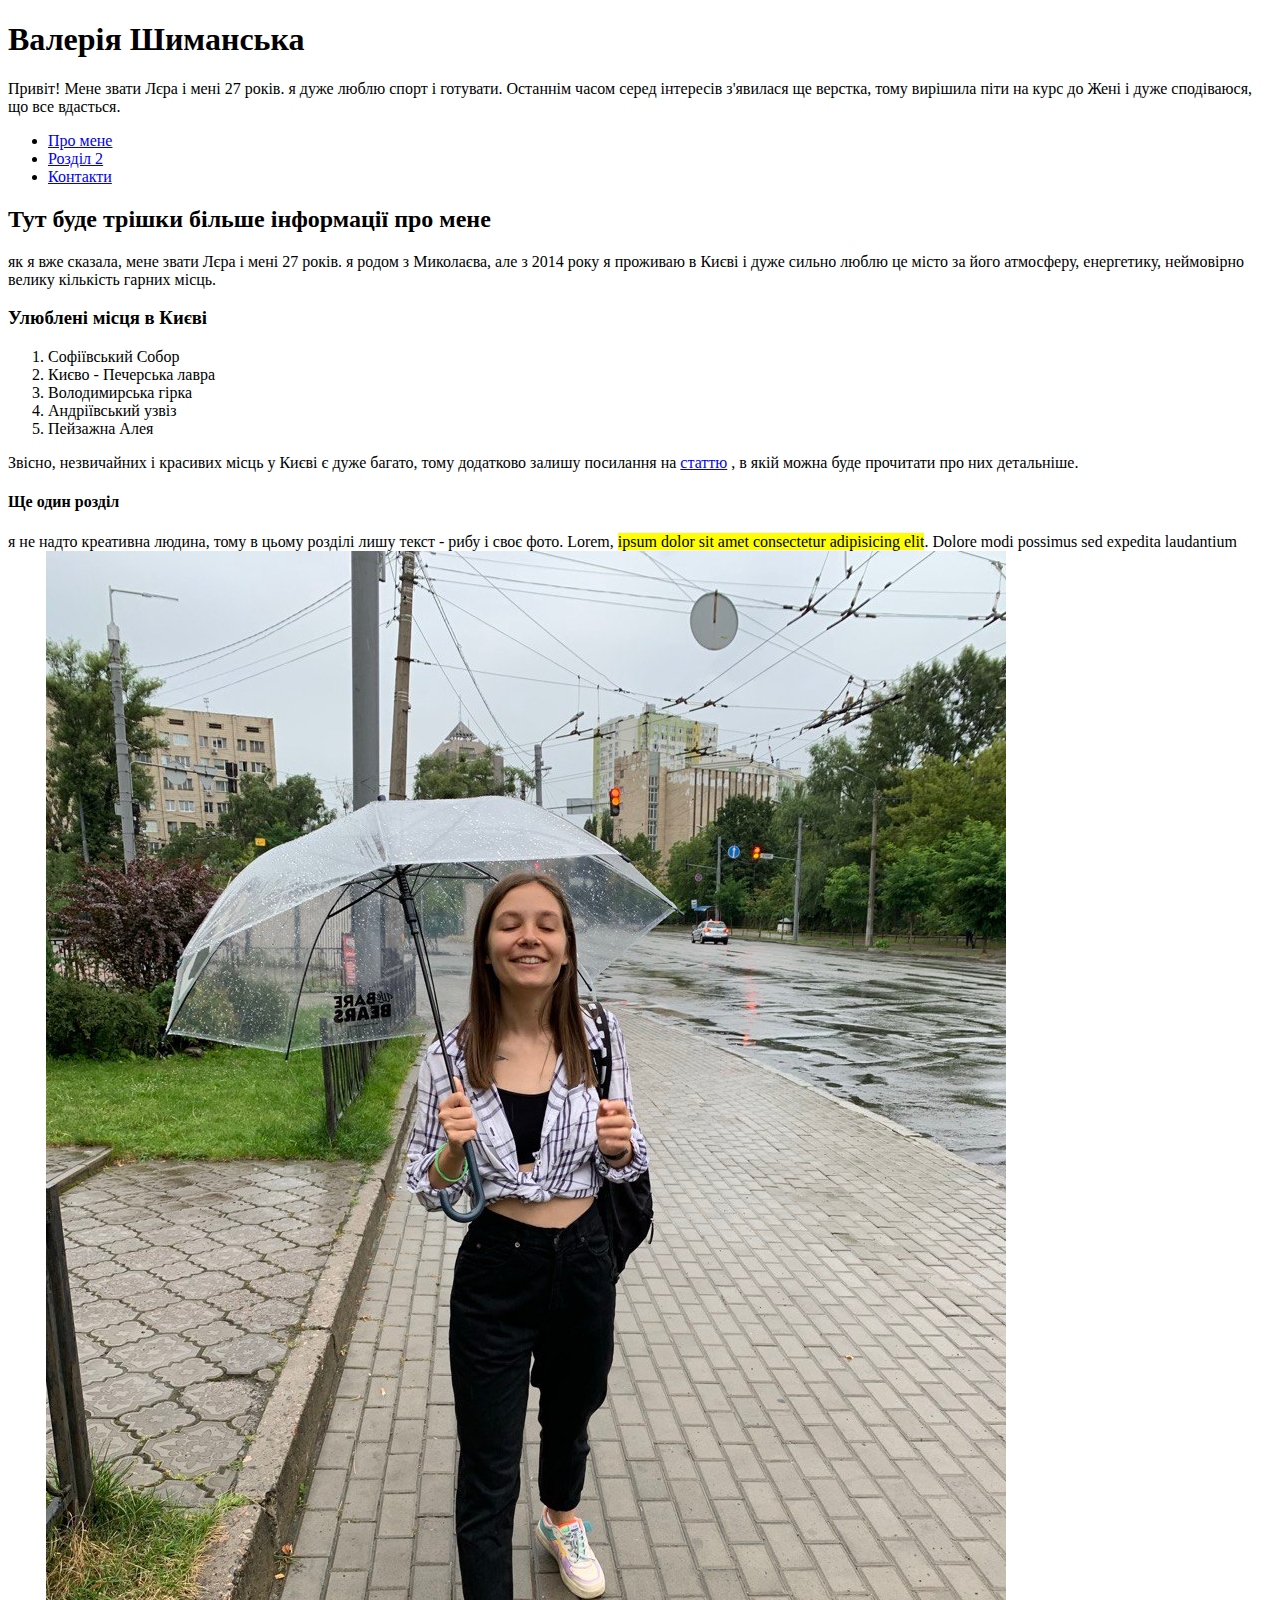
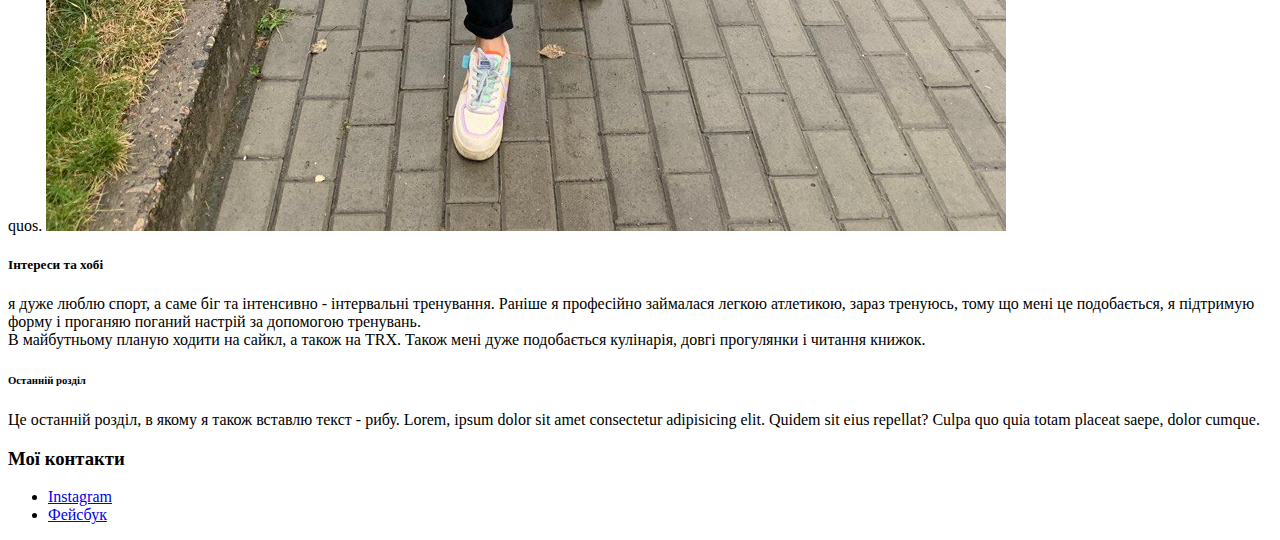
<file: lessons_2/index.html>
<!DOCTYPE html>
<html lang="uk-ua">
<head>
    <meta charset="UTF-8">
    <meta name="viewport" content="width=device-width, initial-scale=1.0">
    <title>About me</title>
</head>
<body>
  <header>
    <h1>Валерія Шиманська</h1>
    <p>Привіт! Мене звати Лєра і мені 27 років. я дуже люблю спорт і готувати. 
        Останнім часом серед інтересів з'явилася ще верстка, тому вирішила піти на курс до Жені і дуже сподіваюся, що все вдасться. </p>
        <div>
            <ul>
                <li>
                    <a href="#about">Про мене</a>
                </li>
                <li>
                    <a href="#section2">Розділ 2</a>
                    </li>
                <li><a href="#contact">Контакти</a></li>
            </ul>
        </div>
    </header>
    <main>
       <div>
        <h2 id="about">Тут буде трішки більше інформації про мене</h2>
        <p>як я вже сказала, мене звати Лєра і мені 27 років. я родом з Миколаєва, але 
            з 2014 року я проживаю в Києві і дуже сильно люблю це місто за його атмосферу, енергетику, неймовірно велику кількість гарних місць. </p>
            <h3>Улюблені місця в Києві</h3>
            <ol>
                <li>Софіївський Собор</li>
                <li>Києво - Печерська лавра </li>
                <li>Володимирська гірка</li>
                <li>Андріївський узвіз </li>
                <li>Пейзажна Алея</li>
            </ol>
            <p>Звісно, незвичайних і красивих місць у Києві є дуже багато, тому додатково залишу посилання на <a target="_blank" title="На сторінку статті" href="https://eventukraine.com/travel/12-cikavih-misc-kiieva-yaki-varto-vidvidati/">статтю</a> , в якій можна буде прочитати про них детальніше.</p>
            <h4 id="section2">Ще один розділ</h4>
            <div>
            я не надто креативна людина, тому в цьому розділі лишу текст - рибу і своє фото. Lorem, <mark>ipsum dolor sit amet consectetur adipisicing elit</mark>. Dolore modi possimus sed expedita laudantium quos.
                <img src="img/photo_2024-03-11_11-25-23.jpg" alt="Моє фото">
            </div>
            <h5>Інтереси та хобі</h5>
            <p> я дуже люблю спорт, а саме біг та інтенсивно - інтервальні тренування. Раніше я професійно займалася легкою атлетикою, зараз тренуюсь, тому що мені це подобається, я підтримую форму і проганяю поганий настрій за допомогою тренувань.<br> В майбутньому планую ходити на сайкл, а також на TRX. Також мені дуже подобається кулінарія, довгі прогулянки і читання книжок.</p>
            <h6>Останній розділ</h6>
            <p>Це останній розділ, в якому я також вставлю текст - рибу. Lorem, <span>ipsum dolor sit amet consectetur</span> adipisicing elit. Quidem sit eius repellat? Culpa quo quia totam placeat saepe, dolor cumque.</p>
       </div>
    </main>  
    <footer>
        <div>
          <h3 id="contact">Мої контакти</h3>
            <ul class="social-links">
                <li>
                    <a target="_blank" title="Посилання на інстаграм" href="https://www.instagram.com/p/CToXj66qyZRu95GnDjK_g0fxGgtpG4uoCt4-X00/">Instagram</a>
                </li>
                <li>
                    <a target="_blank" title="Посилання на фейсбук" href="https://uk-ua.facebook.com/">Фейсбук</a>
                </li>
            </ul>
        </div>
    </footer>
</body>
</html>
</file>
<file: lesson_4/css/style.css>
/* ========================= ШРИФТИ =============================== */

/* Google Fonts */
@import url('https://fonts.googleapis.com/css2?family=Wix+Madefor+Text:ital,wght@0,500;1,500&display=swap');
@import url('https://fonts.googleapis.com/css2?family=Wix+Madefor+Text:ital,wght@0,600;1,600&display=swap');
@import url('https://fonts.googleapis.com/css2?family=Wix+Madefor+Text:ital,wght@0,700;1,700&display=swap');

/* Google Fonts (Plugin) */

@import url("https://fonts.googleapis.com/css?family=Montserrat:regular,500,300italic&display=swap");

/* Локальне підключення шрифтів */
@import url('fonts.css');


/* Обнулення стилів*/
@import url('reset.css');

body {
}
.wrapper {
}
.title {
    font-family: 'Wix Madefor Text', sans-serif;
    font-weight: 600;
    font-size: 68px;
    text-shadow: 15px 10px 8px rgba(215, 101, 179, 0.4);
    font-style: italic;
    color: rgb(23, 23, 170);
    text-align: center;
    text-transform: uppercase;
}
.header__list {
    font-family: 'Montserrat';
    font-weight: 400;
    font-size: 18px;
    line-height: 138.888889%; /* 25/18 */
}   
.list__item {
}
.list__item a {
    text-decoration: underline dashed rgb(157, 53, 145);
}   
#start,
#cozy {
    font-family: 'Wix Madefor Text', serif;
    font-weight: 500;
    font-size: 25px;
    letter-spacing: 2px;
    line-height: 138.888889%; 
}
.start__text {
 font-family: 'Wix Madefor Text';
 font-size: 18px;
 line-height: 138.888889%;
 text-transform: capitalize;
}
.cross-out {
    text-decoration: line-through;
    word-spacing: 8px;
}

.cozy__text {
    font-family: 'Montserrat';
    font-weight: 400;
    color: rgba(32, 28, 28, 0.87);
    text-align: justify;
    line-height: 138.888889%; 
    text-transform: lowercase;
}
.line-wavy {
    text-decoration: underline wavy brown;
}
.line-double {
    text-decoration: underline double rgb(13, 193, 52);
}

#bed {
    font-family: 'Proxima Nova ExCn', sans-serif;
    font-weight: 600;
    text-align: center;
    font-size: 40px;
    line-height: 120%; /* 48/40 */
    color: #2b2929;
}
.choose__text {
    font-family: 'Proxima Nova ExCn', sans-serif;
    color: #2b2929;
    font-size: 16px;
    font-weight: 400;
    line-height: 187.5%; /* 30/16 */
}   
.overline {
    text-decoration: overline dotted green;
}
#room {
    font-family: 'Proxima Nova ExCn', sans-serif;
    font-weight: 600;
    text-align: center;
    font-size: 40px;
    line-height: 120%; /* 48/40 */
    color:#2b2929;
}
.room__image {
}
.room__text {
    font-family: 'Proxima Nova ExCn', sans-serif;
    font-weight: 400;
    color: #2b2929;
    line-height: 138.888889%;
    font-size: 16px;
}
.room__subtitle {
    font-family: 'Proxima Nova ExCn', sans-serif;
    font-weight: 600;
    font-size: 20px;
    line-height: 140%; /* 28/20 */
}
.room__list {
}
.room__item {
    font-family: 'Proxima Nova ExCn', sans-serif;
    font-weight: 400;
    font-size: 16px;
    line-height: 187.5%; /* 30/16 */
    color: #2b2929;
}
.social-links {
    font-family: 'Montserrat';
    font-weight: 600;
    font-size: 18px;
    line-height: 166.666667%; /* 30/18 */;
    text-align: center;
}
.footer_links {
}
.footer__list {
    font-family: 'Montserrat';
    font-weight: 500;
    line-height: 138.888889%; /* 25/18 */
    text-align: center;
}
</file>
<file: lesson_5/css/style.css>
/* ========================= ШРИФТИ =============================== */

/* Google Fonts (Plugin) */

@import url("https://fonts.googleapis.com/css?family=Montserrat:regular,500,300italic&display=swap");

/* Локальне підключення шрифтів */
@import url('fonts.css');

/* Обнулення стилів*/
@import url('reset.css');

body {
    font-family: 'Proxima Nova ExCn';
    color: #000;
    font-size: 16px;
}
.wrapper {
}
/* -------------------------------ПЕРШИЙ БЛОК --------------------------------------------------------*/
.container {
width: 100%;
background-color:#f8f8f8;
}
.first__block{
max-width: 1070px;
margin: 0 auto;
overflow: hidden;
}
.room__title {
    text-align: center;
    max-height: 48px;
    font-size: 40px;
    font-weight: 600;
    line-height: 120%; /* 48/40 */
    padding: 50px 0px 60px 0px;
}
.room__image {
    max-width: 100%;
    margin-bottom: 40px;
}
.room__text {
    font-size: 20px;
    font-weight: 400;
    color: #2b2929;
    line-height: 150%; /* 30/20 */
    padding-bottom: 40px;
}
.room__subtitle {
    font-size: 20px;
    font-weight: 600;
    line-height: 140%; /* 28/20 */
    padding-bottom: 30px;
}
.room__list {
    padding-bottom: 20px;
}
.room__item {
    font-size: 18px;
    font-weight: 400;
    color: #2b2929;
    line-height: 166.666667%;
    padding: 0px 0px 20px 20px;
}
/* -------------------------------ДРУГИЙ БЛОК --------------------------------------------------------*/
.container__krovato {
    width: 100%;
    background-color:#f8f8f8;
}
.krovato {
    display: block;
    max-width: 1290px;
    margin: 0 auto;
    overflow: hidden;
}

.krovato__title {
    text-align: center;
    font-size: 40px;
    font-weight: 700;
    line-height: 120%; /* 48/40 */
    padding: 40px 0px;
}
.krovato__container {
    text-align: center; 
    padding-bottom: 50px;
}
.item {
    margin-left: -5px;
    margin-right: -5px;
    display: inline-block; 
    width: 25%; 
    vertical-align: top;
 }
.item__content {
    padding: 0 5px;
    vertical-align: top;
}
.item__title {
    max-width: 300px;
    padding: 20px 0px;
    font-size: 26px;
    font-weight: 600;
    line-height: 130.769231%; /* 34/26 */
}
.item__text {
    font-size: 20px;
    font-weight: 400;
    line-height: 166.666667%; /* 30/18 */

}

/* -------------------------------ТРЕТІЙ БЛОК --------------------------------------------------------*/

.container__follow {
    width: 100%;
    background-color:#dddddd;
}
.follow {
    max-width: 1920px;
    margin: 0 auto;
    overflow: hidden;
}
.follow__title {
    color: #000;
    text-align: center;
    font-size: 50px;
    font-weight: 600;
    padding: 40px 0px;
}

.follow__container {
    text-align: center; 
    font-size: 0;
}
.items {
    display: inline-block;
    width: 200px; 
    margin: 0 10px 20px;
    vertical-align: top; 
    
}
.item__follow {
    margin: 20px;
}

.social-links {
    font-weight: 600;
    font-size: 40px;
    line-height: 166.666667%; /* 30/18 */;
    text-align: center;
}
.footer_links {
}
.footer__list {
    font-size: 20px;
    padding-bottom: 10px;
    font-weight: 500;
    line-height: 138.888889%; /* 25/18 */
    text-align: center;
}
.inline {
    width: 1290px;
    height: 80px;
    padding: 0px 30px;
}
</file>
<file: lesson_6/css/style.css>
/* ========================= ШРИФТИ =============================== */

/* Google Fonts (Plugin) */

@import url("https://fonts.googleapis.com/css?family=Quicksand:500,700&display=swap");
@import url("https://fonts.googleapis.com/css?family=Roboto:300,regular&display=swap");

/* Локальне підключення шрифтів */
@import url('fonts.css');

/* Обнулення стилів*/
@import url('reset.css');

body {
}
.header__title {
    margin: 30px 0px;
    font-family:'Quicksand';
    font-weight: 700;
    font-size: 45px;
    opacity: 0.5;
    font-size: 60px;
    text-align: center;
}
.main__title{
}

.wrapper {
}
/* -------------------------------ПЕРШИЙ БЛОК --------------------------------------------------------*/
.container {
width: 100%;
background-color:#f8f8f8;
border: 3px dashed rgb(175, 218, 175);
}
.first__block{
font-family: 'Proxima Nova ExCn';
max-width: 1070px;
margin: 0 auto;
overflow: hidden;
padding-top: 30px;
}
.room__title {
    text-align: center;
    max-height: 48px;
    font-size: 40px;
    font-weight: 600;
    line-height: 120%; /* 48/40 */
    margin-bottom: 10px;
}
.room__image {
    max-width: 100%;
    margin-bottom: 40px;
   box-shadow: 3px 10px 18px 5px rgb(239, 239, 164);
}
.room__text {
    font-size: 20px;
    font-weight: 400;
    color: #2b2929;
    line-height: 150%; /* 30/20 */
    margin-bottom: 40px;
}
.room__subtitle {
    font-size: 20px;
    font-weight: 600;
    line-height: 140%; /* 28/20 */
    margin-bottom: 30px;
}
.room__list {
}
.room__item {
    font-size: 18px;
    font-weight: 400;
    color: #2b2929;
    line-height: 166.666667%;
    margin: 0px 0px 20px 0px;
    background: url(../img/room/Vector.png) 0 0 / 26px no-repeat;
    padding-left: 40px;
    min-height: 27px;

}
/* -------------------------------ДРУГИЙ БЛОК --------------------------------------------------------*/
.education {
    background-image: url('../img/explore/bg.jpg');
    background-size: cover;
    background-position: center;
    outline: 4px dotted rgb(212, 173, 204);
}
.education__container {
    max-width: 1280px;
    margin: 0 auto;
}
.container__education {
    font-family: 'Quicksand';
    color: #fff;
    display: inline-block;
    max-width: 600px;
    padding: 135px 0px;
}
.education__title {
    font-weight: 700;
    font-size: 40px;
    margin-bottom: 24px;
}
.education__text {
    font-size: 20px;
    font-weight: 500;
    line-height: 160%; /* 32/20 */
    margin-bottom: 24px;
}
.education__button {
    padding: 12px 30px;
    width: 217px;
    height: 48px;
    text-align: center;
   color:#0d1216; 
   font-size: 16px;
   font-family: 'Quicksand';
   font-weight: 700;
   line-height: 156.25%; /* 25/16 */
   border-radius: 8px 8px 8px 8px;
   background: #fff url('../img/explore/label.png') 3px 50%/ 24px no-repeat;
   min-height: 24px;

}
.education__image {
    max-width: 547px;
    max-height: 530px;
    display: inline-block;
    vertical-align: top;
    margin-left: 124px;
}

/* -------------------------------ТРЕТІЙ БЛОК --------------------------------------------------------*/

.collections {
    font-family: 'Roboto', sans-serif;
    color: #000;
    margin-bottom: 100px;
    background: url(../img/collections/flower2.png) no-repeat 0 85% / 133px, url('../img/collections/flower1.png') no-repeat 100% 55% / 195px
}
.container__collections {
    max-width: 1230px;
    margin: 0 auto;
}
.text__collection {
    display: inline-block;
    max-width: 690px;
    padding: 200px 0 100px 0;
    margin-right: 98px;
}
.collection__title {
  font-size: 74px;
  font-weight: 300;
  line-height: 74.324324%; /* 55/74 */
  margin-bottom: 52px;

}
.collection__text {
    font-weight: 400;
    font-size: 30px;
    line-height: 183.333333%; /* 55/30 */
    margin-bottom: 66px;
}
.collection__button {
    width: 223px;
    height: 72px;
    font-size: 29px;
    font-weight: 400;
    color: #fff;
    padding: 19px 26px 19px 64px;
    background: #000 url('../img/collections/icon.png') no-repeat 13% 19px/ 24px;
}
.photo__collection {
    display: inline-block;
    vertical-align: top;
    max-width: 442px;
    border-radius: 160px 0px;  
    border: 2px solid #000;
    margin-top: 100px;
}
.main__photo {
}
.main__photo img{
    width: 100%;
    margin: -20px 18px 20px -18px;
    border-radius: 160px 0;
}

/* -------------------------------ФУТЕР --------------------------------------------------------*/

.social-links {
    font-family:'Quicksand'; 
    font-weight: 600;
    font-size: 40px;
    line-height: 166.666667%; /* 30/18 */;
    text-align: center;
    margin-bottom: 35px;
}
.footer_links { 
}
.footer__list {
    font-family:'Quicksand';
    font-size: 20px;
    margin-bottom: 15px;
    font-weight: 500;
    line-height: 138.888889%; /* 25/18 */
    text-align: center;
}
</file>
<file: lesson_7/css/style.css>
/* ========================= ШРИФТИ =============================== */

/* Google Fonts (Plugin) */
@import url("https://fonts.googleapis.com/css?family=Exo:regular,600,700&display=swap");
@import url("https://fonts.googleapis.com/css?family=Orbitron:500&display=swap");

/* Локальне підключення шрифтів */
@import url('fonts.css');

/* Обнулення стилів*/
@import url('reset.css');

body {
}

.header__title {
    font-family:'Proxima Nova ExCn';
    margin: 30px 0px;
    font-weight: 600;
    font-size: 60px;
    text-align: center;
}
.main__title{
}

.wrapper {
}
/* -------------------------------ПЕРШИЙ БЛОК --------------------------------------------------------*/
.container {
width: 100%;
background-color:#f8f8f8;
margin-bottom: 50px;
}
.first__block {
font-family: 'Proxima Nova ExCn';
max-width: 1070px;
margin: 0 auto;
overflow: hidden;
padding-top: 40px;
}
.first__block > * {
    margin-bottom: 20px;
}

.room__title {
    text-align: center;
    max-height: 48px;
    font-size: 40px;
    font-weight: 600;
    line-height: 120%; /* 48/40 */
    margin-bottom: 15px;
}

.room__image {
    max-width: 100%;
    margin-bottom: 40px;
}

.room__text {
    font-size: 20px;
    font-weight: 400;
    color: #2b2929;
    line-height: 150%; /* 30/20 */
}

.room__text p:not(:last-child) {
    margin-bottom: 20px;
}

.block {
    padding: 0px 20px;
}
.room__subtitle {
    font-size: 20px;
    font-weight: 600;
    line-height: 140%; /* 28/20 */
    margin-bottom: 30px;
}
.room__list li:not(:last-child) {
    margin-bottom: 20px;
}
.room__item {
    font-size: 18px;
    font-weight: 400;
    color: #2b2929;
    line-height: 166.666667%;
    padding-left: 47px;
    margin: 0px 0px 20px 0px;
    min-height: 27px;
}
.room__list li:last-of-type {
	text-transform: capitalize;
}
.room__list li::before {
    content: "";
    display: inline-block;
    background: url(../img/1/Vector.png) 0 0 / 100% no-repeat;
    width: 26px;
    height: 26px;
    margin: 0px 15px 0px -47px;
    vertical-align: middle;
}

.first__block > *:last-child {
	margin-bottom: 0px;
}
.room__link {
}
.room__link:hover{
    text-decoration: underline;
}
.room__link:visited {
    color: rgb(90, 90, 233);
}

/* -------------------------------ДРУГИЙ БЛОК --------------------------------------------------------*/

.about {
    font-family: 'Exo', sans-serif;
    color: #fff;
    background: url(../img/2/About\ section.png) 0 0 / cover no-repeat;
    padding: 120px 0px;
}
.about__container {
    max-width: 1515px;
    margin: 0 auto;
    overflow: hidden;
    margin-bottom: 60px;

}
.about__title {
    text-align: center;
    text-transform: uppercase;
    font-size: 60px;
    font-weight: 700;
    line-height: 116.666667%; /* 70/60 */
}
.about__title::after {
    content: "";
    display: block;
    height: 2px;
    width: 30%;
    margin: 20px auto;
    background: linear-gradient(90deg, rgba(255,0,0,1) 0%, rgba(66,255,0,1) 50%, rgba(36,0,255,1) 100%);
}
.text__about {
    max-width: 992px;
    margin: 0 auto;
    text-align: center;
    font-size: 18px;
    font-weight: 400;
    line-height: 2.22; /* 40/18 */
   text-transform: capitalize;
   margin-bottom: 85px;
}
.about__list {
    font-family: 'Orbitron';
    font-weight: 500;
    font-size: 20px;
    line-height: 1.25; /* 25/20 */
    text-transform: capitalize;
    max-width: 1150px;
    margin: 0 auto;
}
.about__item {
    display: inline-block;
}
.about__item:not(:last-child) {
    margin-right: 60px;
}
.about__item::after {
    content: "";
    width: 10px;
    height: 10px;
    border-radius: 50%;
    margin-left: 60px;
    vertical-align: middle;
    background: linear-gradient(90deg, rgba(255,0,0,1) 0%, rgba(66,255,0,1) 50%, rgba(36,0,255,1) 100%);
}
.about__item:hover {
    text-decoration: underline;
}

.about__contacts {
    font-family: 'Exo', sans-serif;
    color: #fff;
    background-color: #000001;
    padding: 100px 0px 115px 0px;
    margin-bottom: 20px;
}
.contacts__container {
    max-width: 1515px;
    margin-left: 120px;
}
.contacts__item {
    display: inline-block;
}
.contacts__item:not(:last-child){
    margin-right: 80px;
}
.contacts__items {
    font-size: 20px;
    font-weight: 400;
    line-height: 100%; /* 20/20 */
}
.contacts__item__1 {
}
.contacts__item__1::before{
    content: "";
    width: 20px;
    height: 20px;
    margin-right: 22px;
    vertical-align: middle;
    background: url(../img/2/icons/phone.svg) 0 0 / contain no-repeat;
}
.contacts__item__2 {
}
.contacts__item__2::before{
    content: "";
    width: 20px;
    height: 20px;
    margin-right: 22px;
    vertical-align: middle;
    background: url(../img/2/icons/location.svg) 0 0 / contain no-repeat;
}
.contacts__item__3 {
}

.contacts__item__3::before{
    content: "";
    width: 20px;
    height: 20px;
    margin-right: 22px;
    vertical-align: middle;
    background: url(../img/2/icons/mail.svg) 0 0 / contain no-repeat;
}



/* -------------------------------ТРЕТІЙ БЛОК --------------------------------------------------------*/
.game__block {
    margin-bottom: 50px;
}
.game__container {
    max-width: 1100px;
    margin: 0 auto;
    overflow: hidden;
    background-color: darkgray;
    padding: 40px 0px;
}
.game__title {
    text-align: center;
    font-family: 'Orbitron', sans-serif;
    font-size: 60px;
    text-decoration: underline;
    font-weight: 700;
}
.game__start {
}

.game__start > div {
    background-color: rgb(185, 223, 15);
}
.line:hover,
.line:hover + .line {
  visibility: visible; 
}
.first__line {
    width: 50px;
    height: 60px;
}
.second__line {
    width: 950px;
    height: 55px;
    visibility: hidden;
}

.third__line {
    margin-left: 920px;
    height: 60px;
    width: 30px;
    visibility: hidden;
}
.fourth__line {
    height: 40px;
    width: 700px;
    margin-left: 250px;
    visibility: hidden;
}
.fifth__line {
    width: 30px;
    height: 150px;
    margin-left: 250px;
    visibility: hidden;
}
.sixth__line {
    height: 30px;
    width: 700px;
    margin-left: 250px;
    visibility: hidden;
}
.seventh_line {
    height: 100px;
    width: 30px;
    margin-left: 920px;
    visibility: hidden;
}
.eighth_line {
    width: 880px;
    height: 60px;
    padding-top: 10px;
    text-align: center;
    font-family: 'Orbitron';
    font-size: 40px;
    font-weight: 500;
    margin-left: 70px;
    visibility: hidden;
}

/* -------------------------------ЧЕТВЕРТИЙ БЛОК(ПРАКТИКА) --------------------------------------------------------*/

.practice__block {
    font-family: 'Exo', sans-serif;
    padding: 30px 0px;
    background-color: rgb(248, 248, 215);
    margin-bottom: 50px;
}

.practice__container {
max-width: 1070px;
margin: 0 auto;
overflow: hidden;
}

.practice__title {
    text-align: center;
    font-size: 50px;
    font-weight: 700;
    margin-bottom: 30px;
}
.practice__list {
    font-size: 22px;
    margin-bottom: 40px;
}

/*Відступ всім, окрім останнього*/
.practice__list li:not(:last-child){
    margin-bottom: 20px;
}

/*Перший елемент*/
.practice__list li:first-child{
    color: darkgreen;
    font-weight: 700;
}

/*Лише 6-тий елемент*/
.practice__list li:nth-child(6) {
    color: darkorchid;
    font-style: oblique;
}

/*Всім парним*/
.practice__list li:nth-child(even) {
	background-color: #faff72;
}

/*Всім непарним*/
.practice__list li:nth-child(odd) {
	background-color: #dee2e1;
}

/*Останньому елементу*/
.practice__list li:last-child{
    text-decoration: underline;
}

/*Кожен другий починаючи з третього*/
.practice__list li:nth-child(2n + 3) {
	font-weight: 700;
    text-transform: capitalize;
}

.practice__item {
}
.practice__item::before{
content: "";
vertical-align: middle;
background: url("../img/practice/call.svg") 0 0 / 100% no-repeat;
width: 20px;
height: 20px;
margin-right: 10px;
}
.practice__item:hover::before {
	opacity: 0.5;
    background-color: rgb(231, 44, 178);
}

/*КНОПКА*/
.practice__button {
    background-color: gold;
    padding: 15px 25px;
    font-size: 20px;
	font-weight: 700;
	line-height: 1.56;
	border-radius: 8px;
	margin-bottom: 30px;
}
.practice__button span{
    display: inline-block;
    background: url(../img/practice/call.svg) 0 5px no-repeat;
    padding-left: 30px;
}
.practice__button:active{
    background-color: rgb(153, 237, 252);
}
.practice__button:focus-visible{
    border: 2px dotted  blueviolet;
}

.practice__text {
    font-size: 35px;
}

/*Відступ всім, окрім останнього*/
.practice__text p:not(:last-child){
    margin-bottom: 25px;
}

.practice__text p:first-of-type {
	font-style: oblique;
}
.practice__text:has(span) {
    color: rgb(227, 8, 81);
    font-size: 20px;
}
/* -------------------------------ФУТЕР --------------------------------------------------------*/

.social-links {
    font-family:'Exo', sans-serif; 
    font-weight: 600;
    font-size: 40px;
    line-height: 166.666667%; /* 30/18 */;
    text-align: center;
    margin-bottom: 15px;
}
.footer_links { 
}
.footer_links li:not(:last-child) { 
    margin-bottom: 10px;
}
.footer__list {
    font-family:'Exo', sans-serif; ;
    font-size: 20px;
    font-weight: 500;
    line-height: 138.888889%; /* 25/18 */
    text-align: center;
}
.footer__list:hover{
   color: #1032ae;
}
</file>
<file: lesson_8/css/style.css>
/* ========================= ШРИФТИ =============================== */

/* Google Fonts (Plugin) */
@import url("https://fonts.googleapis.com/css?family=Quicksand:regular,500,600&display=swap");


/* Обнулення стилів*/
@import url('reset.css');

body {
    font-family: 'Quicksand', sans-serif;
    font-size: 18px;
    font-weight: 500;
    color: black;
    background-color: rgb(238, 233, 239);
}

.header__title {
    margin: 30px 0px;
    font-weight: 600;
    font-size: 60px;
    text-align: center;
}

/* -------------------------------ПЕРШИЙ БЛОК --------------------------------------------------------*/

.container {
    padding: 40px;
    margin-bottom: 30px;
}
.container__icon {
    max-width: 980px;
    margin: 0 auto;
}
.icons__title,
.content__title,
.kitchen__title {
    text-align: center;
    font-size: 40px;
    font-weight: 500;
    margin-bottom: 40px;
}
.icons__list {
    margin-bottom: 40px;
}
.icons__list li:not(:last-child) {
    margin-bottom: 40px;
}
.icon__item {
}
.icon__img {
    vertical-align: middle;
    margin-right: 15px;
}

/* -------------------------------ДРУГИЙ БЛОК --------------------------------------------------------*/
.background__icons {
}
.background__icons li:not(:last-child) {
    margin-bottom: 30px;
}

.background__icon1::before {
    content: '';
    width: 40px;
    height: 40px;
    background: url(../img/second/icon.svg) 0 0/ 40px no-repeat;
    vertical-align: middle;
   
}
.background__icon2 {
    content: '';
    background: url(../img/second/down.svg) 0 50% / 30px no-repeat;
    padding-left: 40px;
    min-height: 30px;
   
}
.background__icon3 {
    content: '';
    background: url(../img/second/up.svg) 0 20% / 30px no-repeat;
    padding-left: 40px;
    min-height: 30px;
}

/* -------------------------------ТРЕТІЙ БЛОК --------------------------------------------------------*/
.content__block {
    max-width: 980px;
    margin: 0 auto;
    margin-bottom: 40px;
}
.content {
}
.item__web {
    max-width: 400px;
    vertical-align: middle;
}

/* -------------------------------ЧЕТВЕРТИЙ БЛОК --------------------------------------------------------*/
.kitchen__container {
    max-width: 980px;
    margin: 0 auto;
    padding: 20px;
    text-align: center;
    margin-bottom: 30px;
}
.kitchen__container img{
    border-radius: 8px;
}


/* -------------------------------ФУТЕР --------------------------------------------------------*/

.social-links {
    font-size: 40px;
    line-height: 166.666667%; /* 30/18 */;
    text-align: center;
    margin-bottom: 15px;
}
.footer_links { 
}
.footer_links li:not(:last-child) { 
    margin-bottom: 10px;
}
.footer__list {
    font-family:'Exo', sans-serif; ;
    font-size: 20px;
    font-weight: 500;
    line-height: 138.888889%; /* 25/18 */
    text-align: center;
}
.footer__list:hover{
   color: #1032ae;
}
</file>
<file: lesson_9/css/style.css>
/* ========================= ШРИФТИ =============================== */

/* Google Fonts (Plugin) */
@import url("https://fonts.googleapis.com/css?family=Quicksand:regular,500,600&display=swap");


/* Обнулення стилів*/
@import url('reset.css');

body {
    font-family: 'Quicksand', sans-serif;
    font-size: 18px;
    font-weight: 500;
    color: black;
    background-color: rgb(238, 233, 239);
}
</file>
<file: lesson_10/css/style.css>
/* ========================= ШРИФТИ =============================== */

/* Google Fonts (Plugin) */
@import url(fonts.css);


/* Обнулення стилів*/
@import url('reset.css');

body {
    font-family: 'ProximaNova', sans-serif;
    font-size: 14px;
    font-weight: 400;
    color: black;
    background-color: rgb(238, 233, 239);
}

.wrapper {
    min-height: 100%;
    overflow: clip;
}
  
/*-----------------------------------------------HEADER-----------------------------------------------------------------------*/

.header {
    background-color: #fff;
    position: sticky;
    top: 0;
    left: 0;
    z-index: 5;
    width: 100%;
    padding: 25px 0px;
}
.header-container {
}

[class*="-container"] {
    max-width: 1300px;
    margin: 0 auto;
    padding: 0px 15px;
}
.header-container__content {
    position: relative;
}
.header-container__logo {
    vertical-align: top;
    margin-right: 22px;
}
.header-container__catalog {
    display: inline-block;
}
.catalog {
    position: relative;
}
.catalog__button {
background-color: #ffbc57;
border-radius: 8px;
padding: 11px 20px;
color: #fff;
font-size: 19px;
font-weight: 400;
line-height: 1.26; /* 24/19 */
min-width: 150px;
}

img {
    margin-right: 10px;
}
.catalog__button:hover{
    background-color: #be760b;
}
.catalog:target .catalog__menu {
    display: block;
}
.catalog__menu {
    display: none;
    position: absolute;
    min-height: 315px;
    top: calc(100% + 10px);
    background-color: #fff;
    border-radius: 8px;
    padding: 8px 0px;
}
.catalog__menu li:hover{
    background-color: #ffc165;
}
.catalog__list {
}
.catalog__item {
    font-size: 20px;
    line-height: 1.4; /* 28/20 */
}
.catalog__item:hover .catalog__sub-menu {
    display: block;
}
.catalog__icon {
    width: 300px;
    padding: 10px 15px 10px 30px;
    background: url(../img/menu/arrow.svg) right 20px center / auto no-repeat;
}

.catalog__icon >*:not(:last-child) {
    margin-right: 14px;
}
.catalog__icon >* {
    vertical-align: middle;
}
img {
    max-width: 100%;
}
.catalog__sub-menu {
        display: none;
        position: absolute;
        top: 0;
        left: 100%;
        background-color: #fff;
        border-radius: 8px;
        padding: 9px 0px;
    }
.sub-menu {
    background-color: #fff;
    width: 300px;
    border-radius: 8px;
}
.sub-menu__item {
}
.sub-menu__link {
    display: block;
    font-size: 19px;
    padding: 12px 20px 12px 30px;
}


/*------------------------------------------------------ПЕРШИЙ БЛОК----------------------------------------------------------------*/

.main {
    padding-top: 40px;
}
.main-popular {
}
.main-popular:not(:last-child) {
    margin-bottom: 40px;
}
.popular {
}
.popular__container {
    max-width: 1320px;
    margin: 0 auto;
    padding: 0px 15px;
}
.popular__title {
}
.popular__title:not(:last-child) {
    color: #2b2929;
    font-size: 40px;
    line-height: 1.2; /* 48/40 */
    margin-bottom: 40px;
}
.popular__items {
    margin: 0 -5px -24px;
    font-size: 0;
    text-align: center; 
}
.popular__item {
    display: inline-block;
    vertical-align: top;
    width: 20%;
    padding-left: 5px;
    padding-right: 5px;
    padding-bottom: 24px;
    min-height: 300px;
}
.popular__content {
    overflow: hidden;
    position: relative;
    z-index: 2;
    border-radius: 8px;
    box-shadow: -3px 4px 15px 0 rgba(0, 0, 0, .06);
    background-color: #ffffff;
  }
.popular__item-link {
}
.popular__item-title,
.popular__item-number {
    position: absolute;
    font-size: 20px;
    font-weight: 600;
    line-height: 1.4; /* 28/20 */
    padding: 0px 10px;
}
.popular__item-title{
    top: 7%;
    left: 8%;
    max-width: 60%;
    color: #2B2929;
    display: inline-block;
}
.popular__item-number {
    color: #B1B1B1;
    top: 7%;
    text-align: end;
    max-width: 40%;
    right: 8%;

}
.popular__item-arrow {
    position: absolute;
    right: 20px;
    bottom: 20px;
    width: 50px;
    height: 50px;
    border-radius: 50%;
    text-align: center;
}
.popular__item-arrow:hover{
    background-color: rgb(218, 234, 234);
}
</file>
<file: lesson_3/css/style.css>
@import url('reset.css');
.wrapper {
}
.title {
    color: blue;
}
.header__image {
}
.header__list {
}
.list__item {
    color: blueviolet;
}
.other__list .pink-text {
    color: rgb(180, 125, 187);
}
p {
    color: rgb(140, 102, 102);
}
#climate {
    color: rgb(115, 0, 223);
}
#population {
    color: rgb(52, 98, 98);
}
#religion {
    color: rgb(184, 114, 21);
}
#kitchen {
    color: rgb(11, 184, 184);
}
.about__kitchen > a{
    color: black;
}
#attractions {
    color: rgb(60, 206, 157);
}
h4 {
    color: rgb(204, 28, 28);
}
[class*="soc"] {
    color: darkblue;
}
.footer__list.list {
    color: coral;
}
.footer_links {
}
.footer__list {
}
.list {
}
</file>
